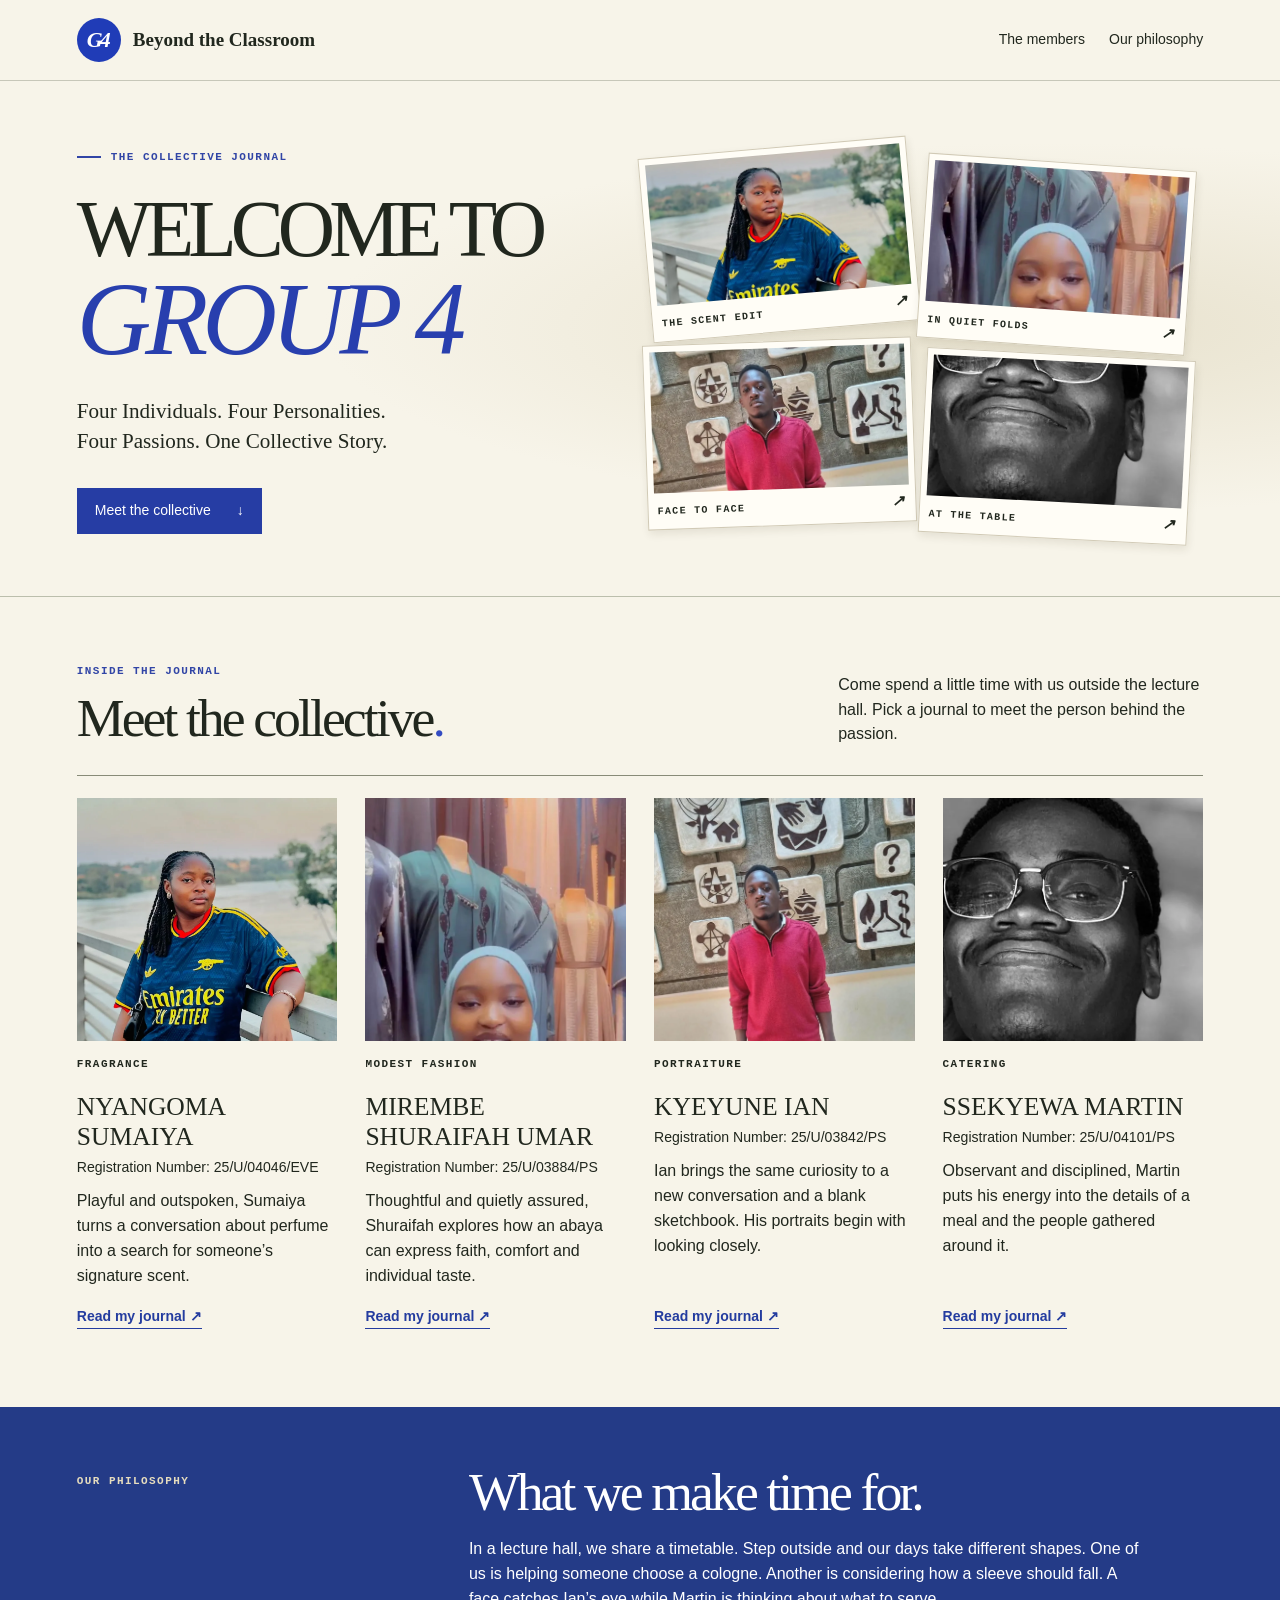
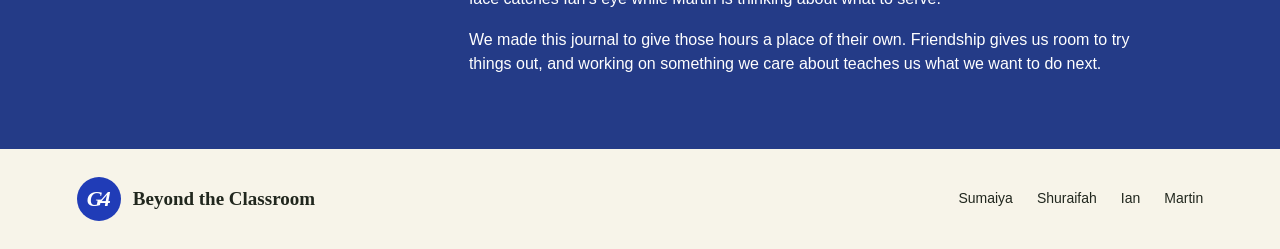
<file: index.html>
<!doctype html>
<html lang="en">
<head>
<meta charset="utf-8">
<meta name="viewport" content="width=device-width,initial-scale=1">
<meta name="description" content="Meet Sumaiya, Shuraifah, Ian and Martin, four university students sharing their worlds of fragrance, modest fashion, portraiture and catering.">
<title>Group 4 — Beyond the Classroom</title>
<link rel="stylesheet" href="css/collective.css">
<link rel="stylesheet" href="css/refinements.css">
</head>
<body><a class="skip" href="#main">Skip to content</a>
<header><a class="brand" href="index.html" aria-label="Group 4 home"><b>G4</b> Beyond the Classroom</a>
<nav aria-label="Main"><a href="#members">The members</a><a href="#philosophy">Our philosophy</a>
</nav>
</header>
<main id="main">
<section class="cover">
<div class="intro">
<p class="kicker"><span></span> The collective journal</p>
<h1>WELCOME TO<br><em>GROUP 4</em>
</h1>
<p class="standfirst">Four Individuals. Four Personalities.<br>Four Passions. One Collective Story.</p><a class="cta" href="#members">Meet the collective <span aria-hidden="true">↓</span></a>
</div>
<div class="artboard" aria-label="Illustrated covers of the four journals"><a class="print p0" href="sumayiya.html" aria-label="Explore Sumaiya’s Fragrance journal"><img src="images/photos/sumaiya-12.webp" alt=""><span>The scent edit <i>↗</i></span></a><a class="print p1" href="shuraifah.html" aria-label="Explore Shuraifah’s Modest fashion journal"><img src="images/photos/shuraifah-17.webp" alt=""><span>In quiet folds <i>↗</i></span></a><a class="print p2" href="ian.html" aria-label="Explore Ian’s Portraiture journal"><img src="images/photos/ian-16.webp" alt=""><span>Face to face <i>↗</i></span></a><a class="print p3" href="martin.html" aria-label="Explore Martin’s Catering journal"><img src="images/photos/martin-1.webp" alt=""><span>At the table <i>↗</i></span></a>
</div>
</section>
<section id="members">
<div class="heading">
<div>
<p class="kicker">Inside the journal</p>
<h2>Meet the collective<span>.</span>
</h2>
</div>
<p>Come spend a little time with us outside the lecture hall. Pick a journal to meet the person behind the passion.</p>
</div>
<div class="members">
<article>
<img loading="lazy" class="member-photo" src="images/photos/sumaiya-12.webp" alt="NYANGOMA SUMAIYA"><div class="label">Fragrance</div>
<h3>NYANGOMA SUMAIYA</h3><p class="registration">Registration Number: 25/U/04046/EVE</p>
<p>Playful and outspoken, Sumaiya turns a conversation about perfume into a search for someone’s signature scent.</p><a href="sumayiya.html">Read my journal <span>↗</span></a>
</article>
<article>
<img loading="lazy" class="member-photo" src="images/photos/shuraifah-17.webp" alt="MIREMBE SHURAIFAH UMAR"><div class="label">Modest fashion</div>
<h3>MIREMBE SHURAIFAH UMAR</h3><p class="registration">Registration Number: 25/U/03884/PS</p>
<p>Thoughtful and quietly assured, Shuraifah explores how an abaya can express faith, comfort and individual taste.</p><a href="shuraifah.html">Read my journal <span>↗</span></a>
</article>
<article>
<img loading="lazy" class="member-photo" src="images/photos/ian-16.webp" alt="KYEYUNE IAN"><div class="label">Portraiture</div>
<h3>KYEYUNE IAN</h3><p class="registration">Registration Number: 25/U/03842/PS</p>
<p>Ian brings the same curiosity to a new conversation and a blank sketchbook. His portraits begin with looking closely.</p><a href="ian.html">Read my journal <span>↗</span></a>
</article>
<article>
<img loading="lazy" class="member-photo" src="images/photos/martin-1.webp" alt="SSEKYEWA MARTIN"><div class="label">Catering</div>
<h3>SSEKYEWA MARTIN</h3><p class="registration">Registration Number: 25/U/04101/PS</p>
<p>Observant and disciplined, Martin puts his energy into the details of a meal and the people gathered around it.</p><a href="martin.html">Read my journal <span>↗</span></a>
</article>
</div>
</section>
<section id="philosophy">
<p class="kicker">Our philosophy</p>
<div>
<h2>What we make time for.</h2>
<p>In a lecture hall, we share a timetable. Step outside and our days take different shapes. One of us is helping someone choose a cologne. Another is considering how a sleeve should fall. A face catches Ian’s eye while Martin is thinking about what to serve.</p>
<p>We made this journal to give those hours a place of their own. Friendship gives us room to try things out, and working on something we care about teaches us what we want to do next.</p>
</div>
</section>
</main>
<footer><a class="brand" href="index.html"><b>G4</b> Beyond the Classroom</a>
<nav aria-label="Member journals"><a href="sumayiya.html">Sumaiya</a><a href="shuraifah.html">Shuraifah</a><a href="ian.html">Ian</a><a href="martin.html">Martin</a>
</nav>
</footer>
</body>
</html>
</file>
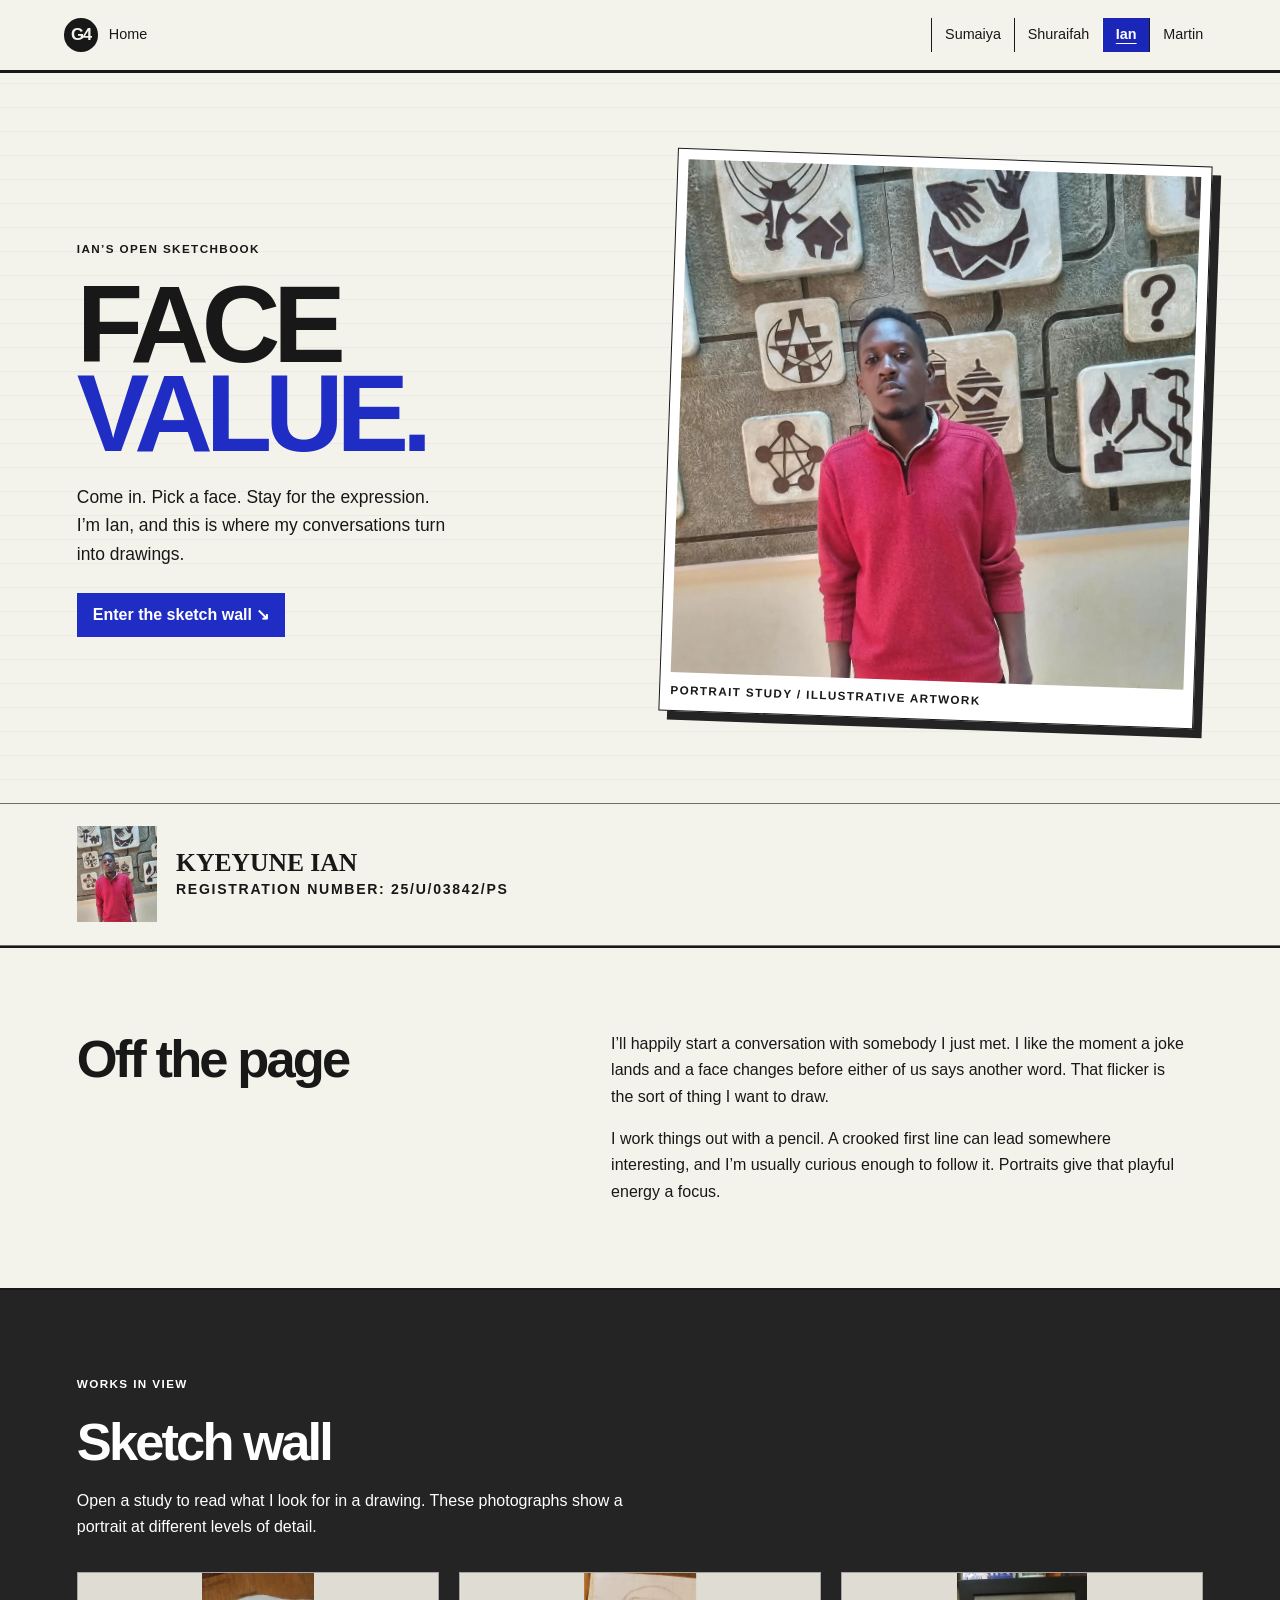
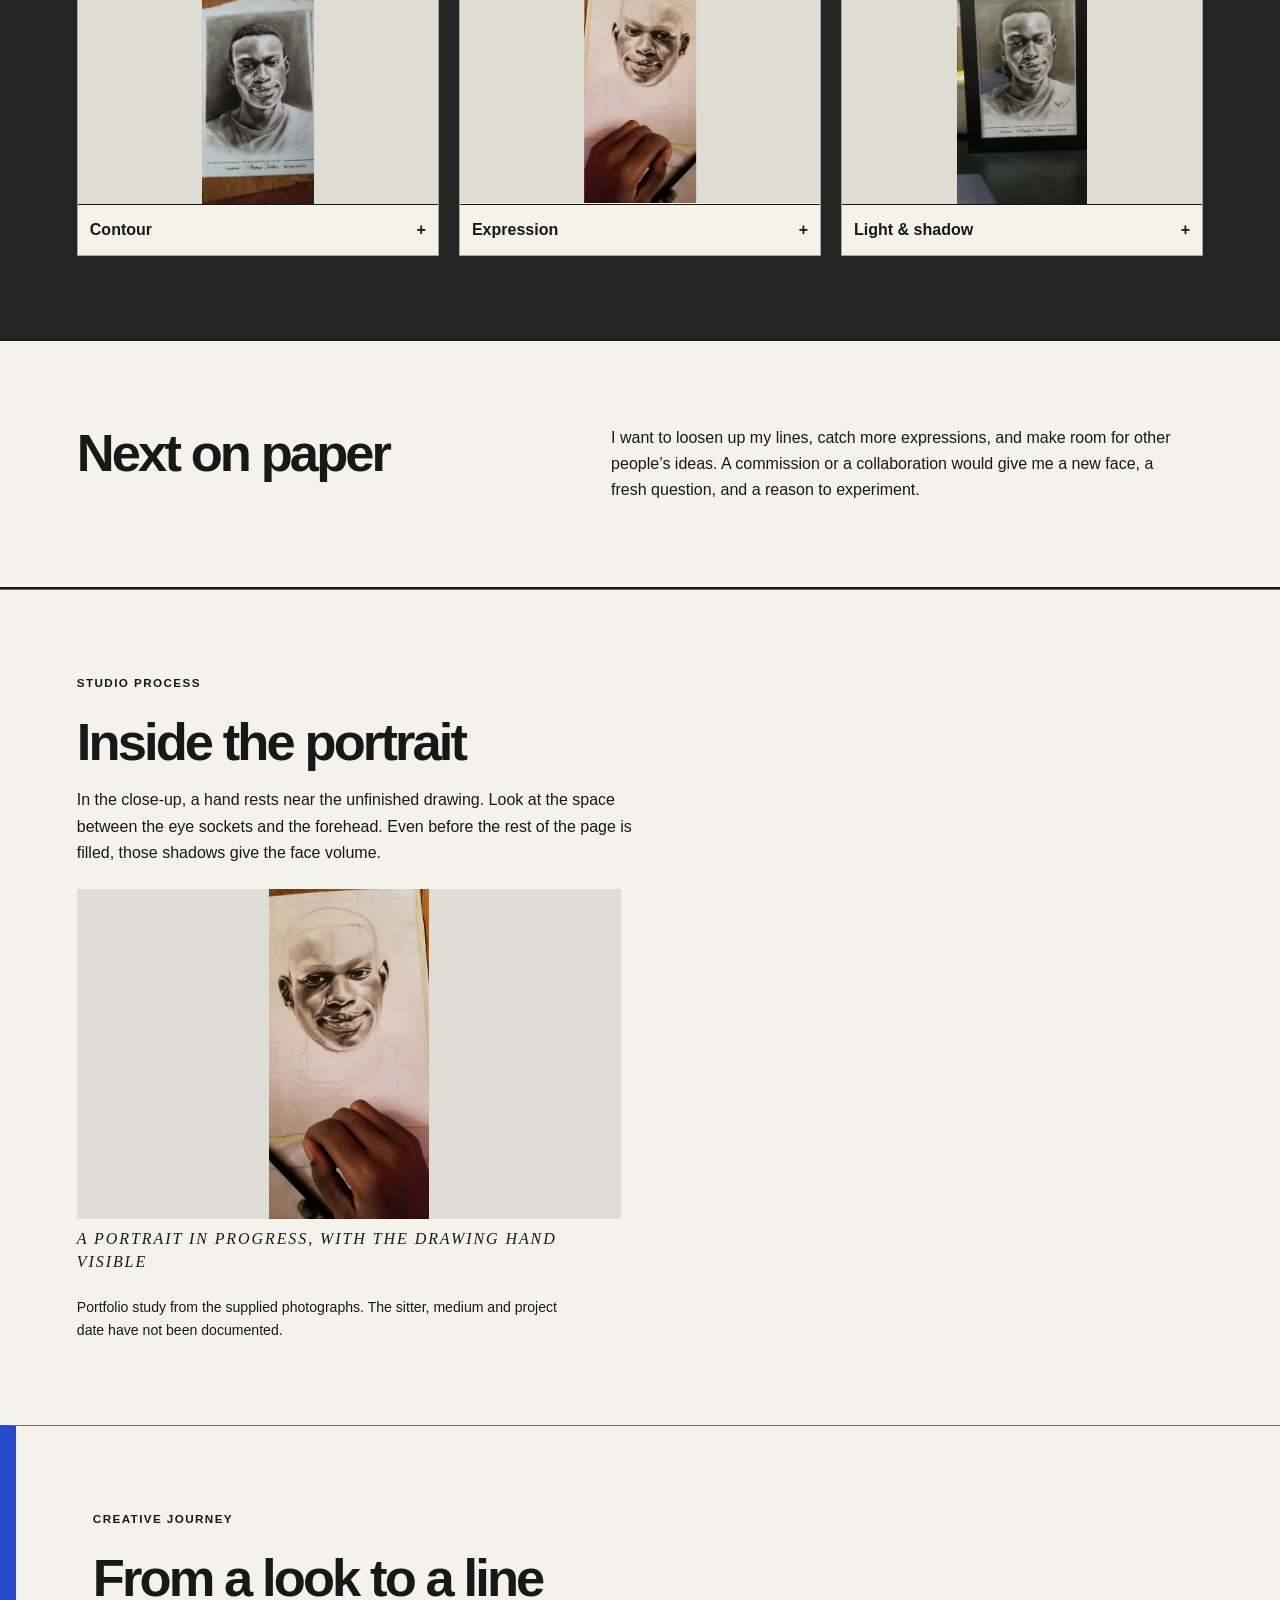
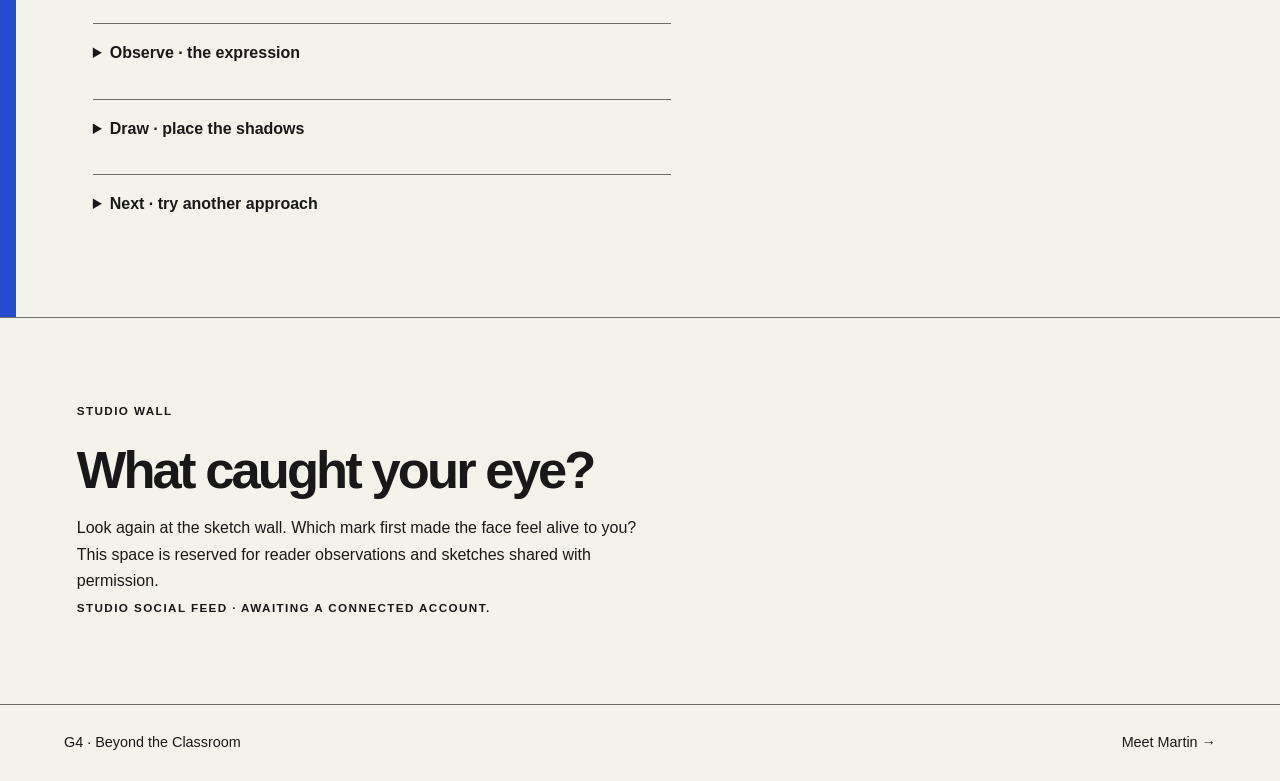
<file: ian.html>
<!doctype html>
<html lang="en">
<head>
<meta charset="utf-8">
<meta name="viewport" content="width=device-width, initial-scale=1">
<title>Ian · Open Sketchbook | Group 4</title>
<meta name="description" content="Visit Ian’s sketch wall and discover his love for portraiture, drawing, and collaboration.">
<link rel="stylesheet" href="css/profiles.css">

<link rel="stylesheet" href="css/refinements.css">
</head>
<body class="ian">
<a class="skip" href="#main">Skip to content</a>
<nav aria-label="Group navigation">
<a class="home" href="index.html">
<b>G4</b> Home</a>
<div>
<a href="sumayiya.html">Sumaiya</a>
<a href="shuraifah.html">Shuraifah</a>
<a aria-current="page" href="ian.html">Ian</a>
<a href="martin.html">Martin</a>
</div>
</nav>
<main id="main">
<header class="studio mast">
<div class="hero-copy">
<span class="eyebrow">Ian’s open sketchbook</span>
<h1>Face<br>
<em>value.</em>
</h1>
<p>Come in. Pick a face. Stay for the expression. I’m Ian, and this is where my conversations turn into drawings.</p>
<a class="jump" href="#gallery">Enter the sketch wall ↘</a>
</div>
<figure>
<img class="art" src="images/photos/ian-16.webp" alt="Illustrated portrait study with drawn lines and shading" width="640" height="720">
<figcaption>Portrait study / illustrative artwork</figcaption>
</figure>
</header>
<div class="identity"><a href="images/photos/ian-16.webp" aria-label="Open portrait of KYEYUNE IAN"><img src="images/photos/ian-16.webp" alt="KYEYUNE IAN"></a><div><strong>KYEYUNE IAN</strong><small>Registration Number: 25/U/03842/PS</small></div></div>
<section class="studio-notes">
<h2>Off the page</h2>
<div>
<p>I’ll happily start a conversation with somebody I just met. I like the moment a joke lands and a face changes before either of us says another word. That flicker is the sort of thing I want to draw.</p>
<p>I work things out with a pencil. A crooked first line can lead somewhere interesting, and I’m usually curious enough to follow it. Portraits give that playful energy a focus.</p>
</div>
</section>
<section id="gallery" class="gallery">
<span class="eyebrow">Works in view</span>
<h2>Sketch wall</h2>
<p>Open a study to read what I look for in a drawing. These photographs show a portrait at different levels of detail.</p>
<div class="sketches">
<details>
<summary>
<img src="images/photos/ian-13.webp" alt="Shaded portrait on paper" class="crop c0">
<span>Contour <b aria-hidden="true">+</b>
</span>
</summary>
<p>I follow the outer edge before adding detail. A single change of angle can give a profile its character.</p>
</details>
<details>
<summary>
<img src="images/photos/ian-14.webp" alt="Drawing hand below a developing portrait" class="crop c1">
<span>Expression <b aria-hidden="true">+</b>
</span>
</summary>
<p>I look for the small lift of a brow or the tilt of a mouth. That’s often where the energy sits.</p>
</details>
<details>
<summary>
<img src="images/photos/ian-15.webp" alt="Framed view of the portrait" class="crop c2">
<span>Light & shadow <b aria-hidden="true">+</b>
</span>
</summary>
<p>I squint at the big shapes first. Light across a cheek can describe the face with very few lines.</p>
</details>
</div>
</section>
<section class="studio-notes">
<h2>Next on paper</h2>
<p>I want to loosen up my lines, catch more expressions, and make room for other people’s ideas. A commission or a collaboration would give me a new face, a fresh question, and a reason to experiment.</p>
</section>
<section class="fieldnotes"><span class="eyebrow">Studio process</span>
<h2>Inside the portrait</h2><p>In the close-up, a hand rests near the unfinished drawing. Look at the space between the eye sockets and the forehead. Even before the rest of the page is filled, those shadows give the face volume.</p>
<figure><a href="images/photos/ian-14.webp" aria-label="View full photograph: A portrait in progress, with the drawing hand visible"><img loading="lazy" src="images/photos/ian-14.webp" alt="A portrait in progress, with the drawing hand visible"></a>
<figcaption>A portrait in progress, with the drawing hand visible</figcaption>
</figure><p class="caption-note">Portfolio study from the supplied photographs. The sitter, medium and project date have not been documented.</p>
</section>
<section class="fieldnotes"><span class="eyebrow">Creative journey</span>
<h2>From a look to a line</h2>
<details class="journal-note">
<summary>Observe · the expression</summary><p>I look for the detail that makes a face feel particular. A tilt of the head can say more than a carefully drawn outline.</p>
</details>
<details class="journal-note">
<summary>Draw · place the shadows</summary><p>I want a few strong marks to carry the expression. Looking between the photograph and the drawing helps me decide where to soften an edge.</p>
</details>
<details class="journal-note">
<summary>Next · try another approach</summary><p>My aim is to let more movement into my lines while keeping the sitter recognisable.</p>
</details>
</section>
<section class="fieldnotes"><span class="eyebrow">Studio wall</span>
<h2>What caught your eye?</h2><p>Look again at the sketch wall. Which mark first made the face feel alive to you? This space is reserved for reader observations and sketches shared with permission.</p><small>Studio social feed · awaiting a connected account.</small>
</section>
</main>
<footer>
<a href="index.html">G4 · Beyond the Classroom</a>
<a href="martin.html">Meet Martin →</a>
</footer>
</body>
</html>
</file>
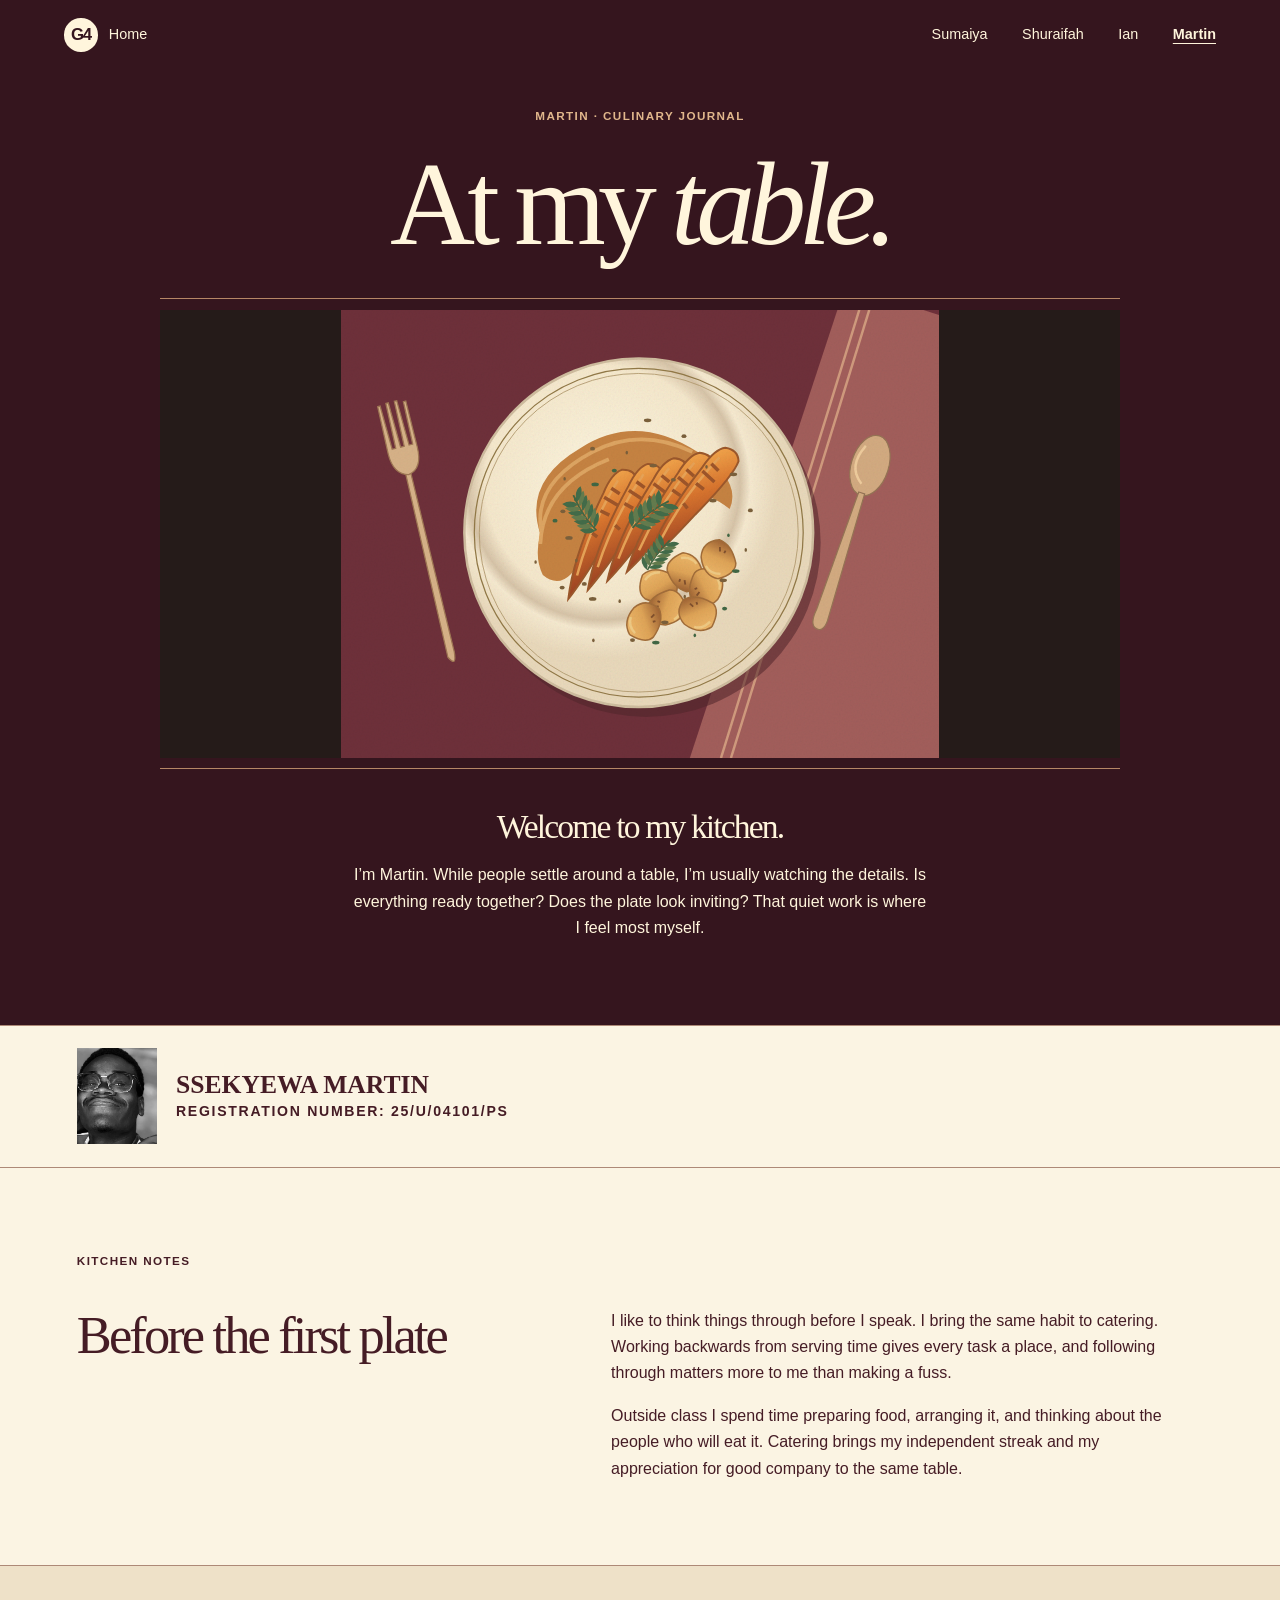
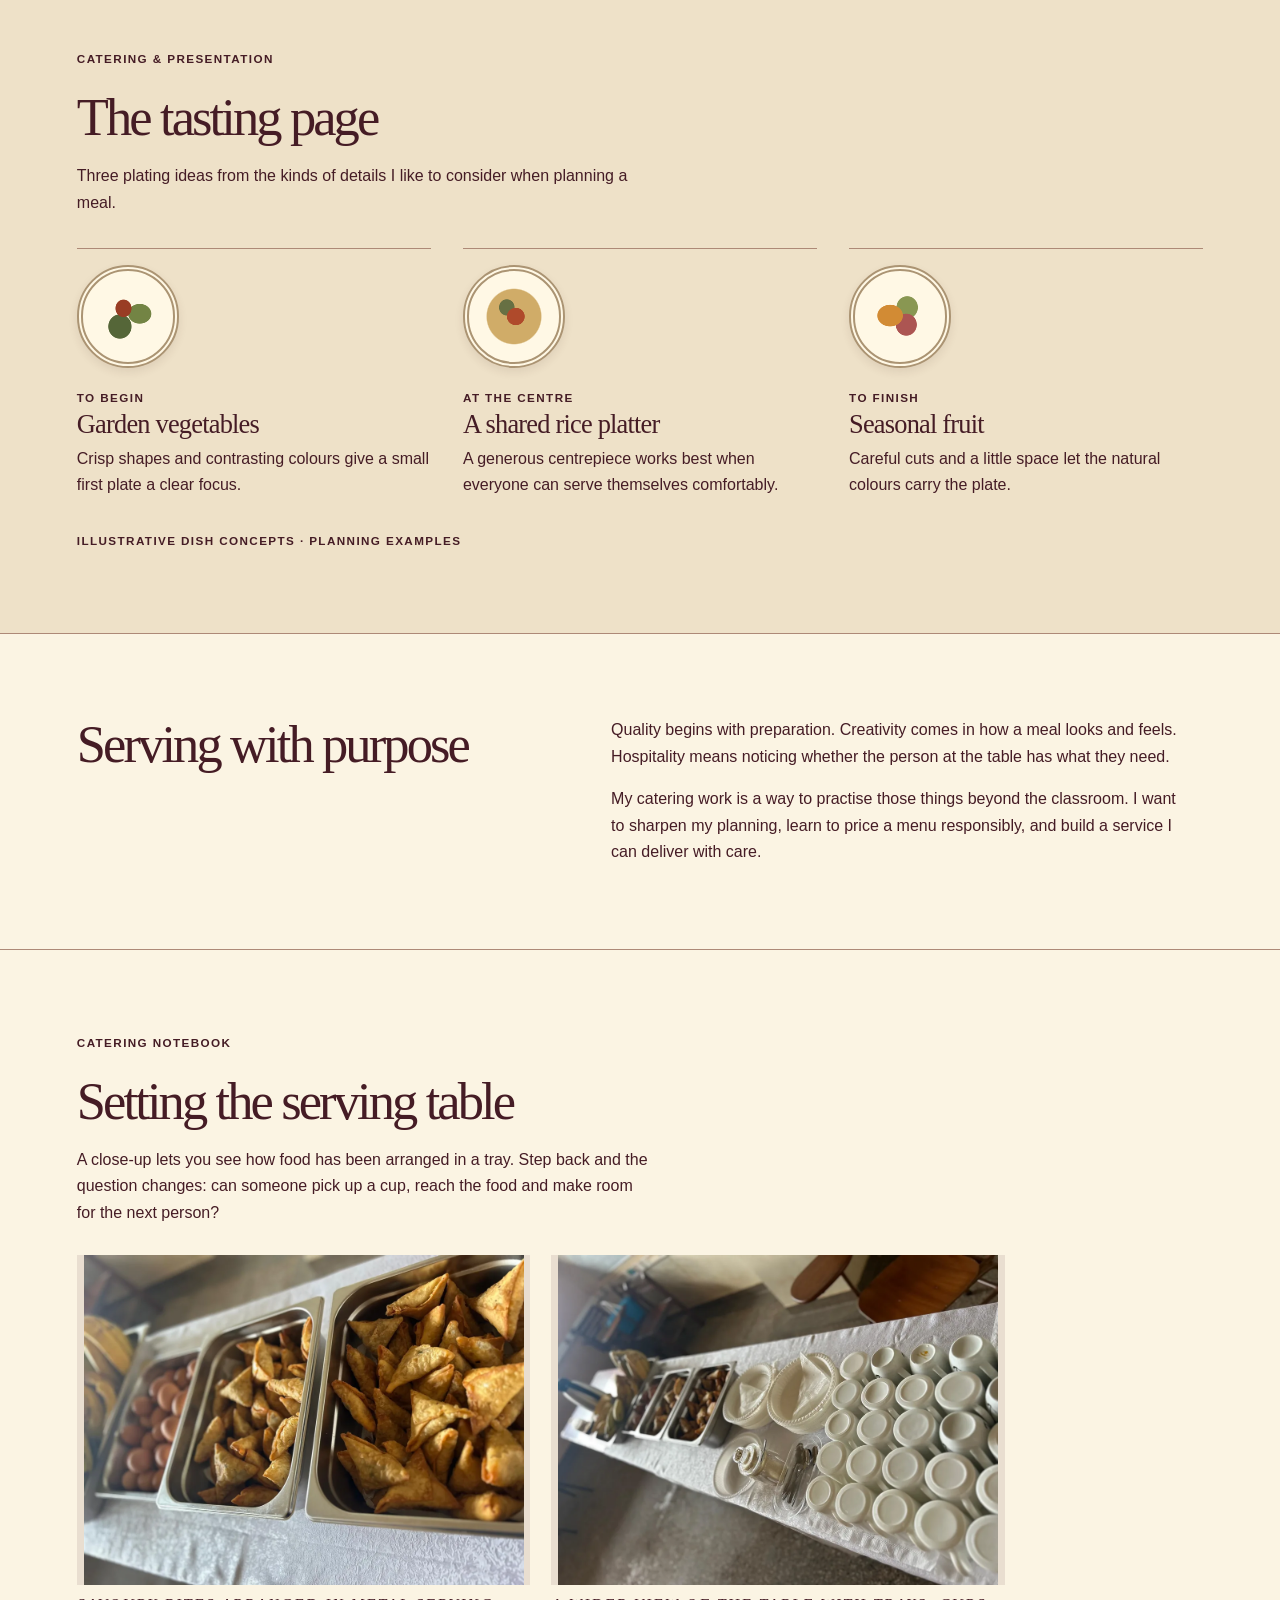
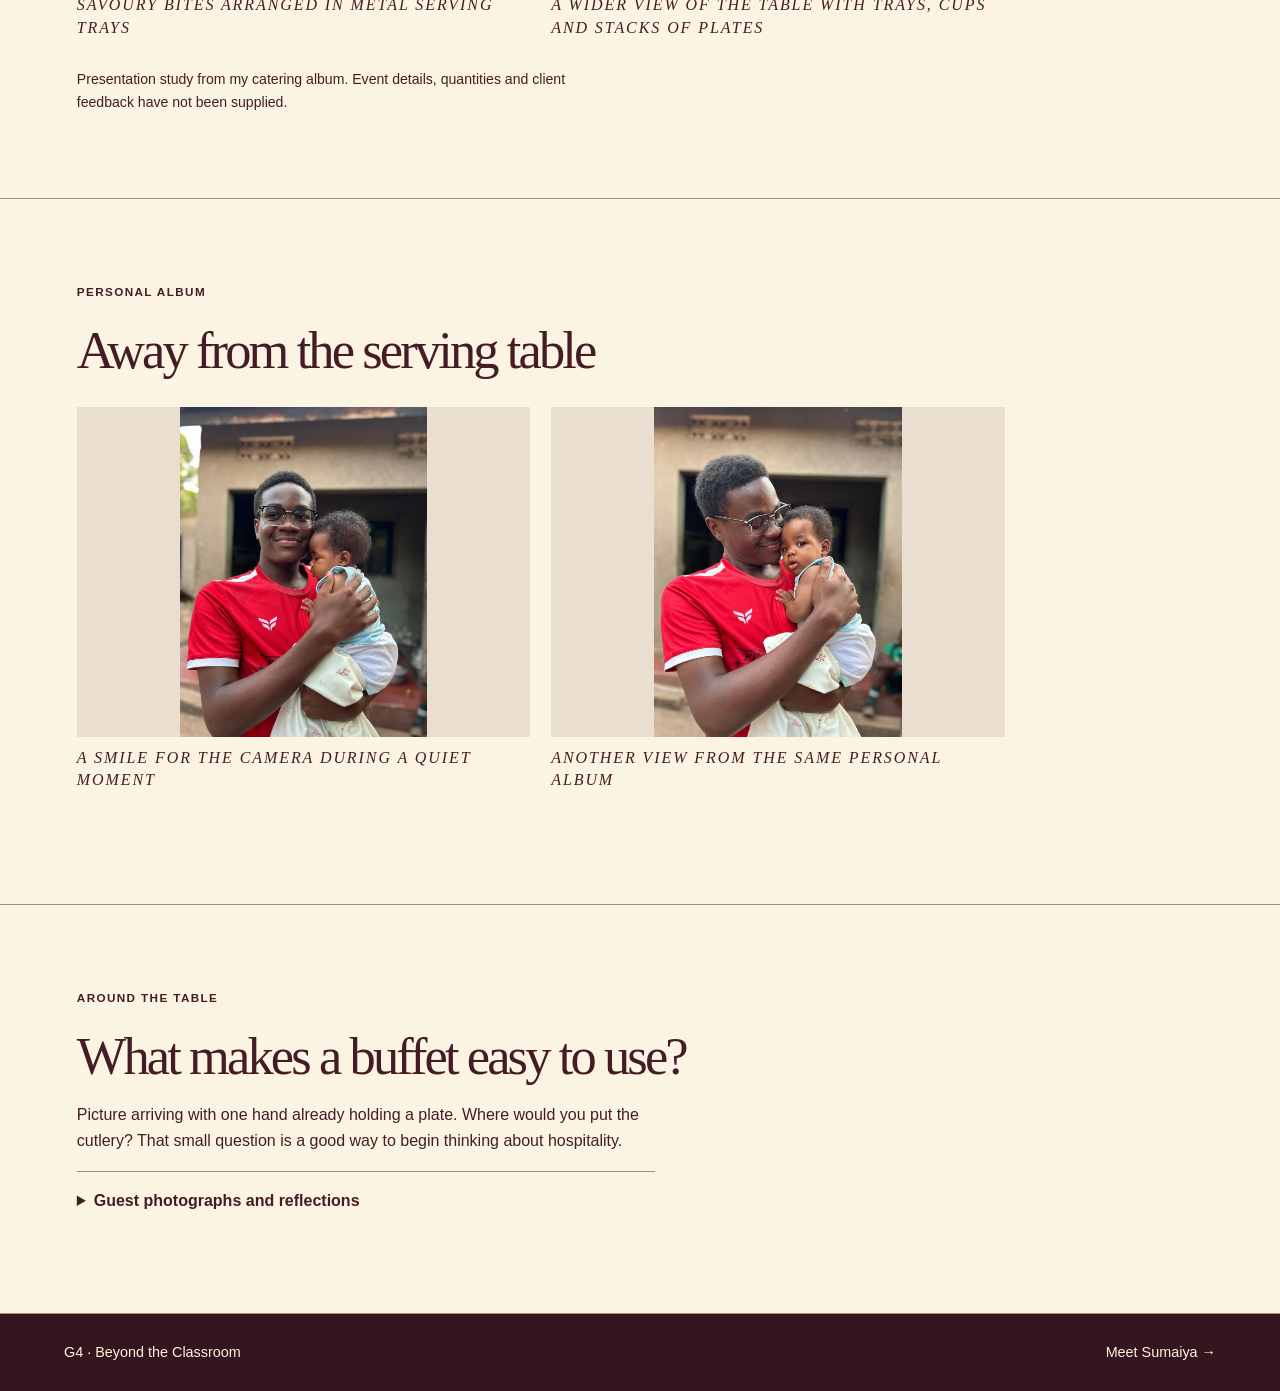
<file: martin.html>
<!doctype html>
<html lang="en">
<head>
<meta charset="utf-8">
<meta name="viewport" content="width=device-width, initial-scale=1">
<title>Martin · Culinary Journal | Group 4</title>
<meta name="description" content="Step inside Martin’s culinary journal for catering, hospitality, and creative plating ideas.">
<link rel="stylesheet" href="css/profiles.css">

<link rel="stylesheet" href="css/refinements.css">
</head>
<body class="martin">
<a class="skip" href="#main">Skip to content</a>
<nav aria-label="Group navigation">
<a class="home" href="index.html">
<b>G4</b> Home</a>
<div>
<a href="sumayiya.html">Sumaiya</a>
<a href="shuraifah.html">Shuraifah</a>
<a href="ian.html">Ian</a>
<a aria-current="page" href="martin.html">Martin</a>
</div>
</nav>
<main id="main">
<header class="kitchen mast">
<span class="eyebrow">Martin · Culinary journal</span>
<h1>At my <em>table.</em>
</h1>
<figure>
<img class="art" src="images/martin.svg" alt="Culinary illustration of a carefully plated dish" width="640" height="720">
</figure>
<div class="kitchen-intro">
<h2>Welcome to my kitchen.</h2>
<p>I’m Martin. While people settle around a table, I’m usually watching the details. Is everything ready together? Does the plate look inviting? That quiet work is where I feel most myself.</p>
</div>
</header>
<div class="identity"><a href="images/photos/martin-1.webp" aria-label="Open portrait of SSEKYEWA MARTIN"><img src="images/photos/martin-1.webp" alt="SSEKYEWA MARTIN"></a><div><strong>SSEKYEWA MARTIN</strong><small>Registration Number: 25/U/04101/PS</small></div></div>
<section class="kitchen-story">
<span class="eyebrow">Kitchen notes</span>
<h2>Before the first plate</h2>
<div>
<p>I like to think things through before I speak. I bring the same habit to catering. Working backwards from serving time gives every task a place, and following through matters more to me than making a fuss.</p>
<p>Outside class I spend time preparing food, arranging it, and thinking about the people who will eat it. Catering brings my independent streak and my appreciation for good company to the same table.</p>
</div>
</section>
<section id="menu" class="menu">
<span class="eyebrow">Catering &amp; presentation</span>
<h2>The tasting page</h2>
<p>Three plating ideas from the kinds of details I like to consider when planning a meal.</p>
<div class="courses">
<article>
<i class="plate plate0" aria-hidden="true">
</i>
<div>
<small>To begin</small>
<h3>Garden vegetables</h3>
<p>Crisp shapes and contrasting colours give a small first plate a clear focus.</p>
</div>
</article>
<article>
<i class="plate plate1" aria-hidden="true">
</i>
<div>
<small>At the centre</small>
<h3>A shared rice platter</h3>
<p>A generous centrepiece works best when everyone can serve themselves comfortably.</p>
</div>
</article>
<article>
<i class="plate plate2" aria-hidden="true">
</i>
<div>
<small>To finish</small>
<h3>Seasonal fruit</h3>
<p>Careful cuts and a little space let the natural colours carry the plate.</p>
</div>
</article>
</div>
<small>Illustrative dish concepts · planning examples</small>
</section>
<section class="kitchen-story">
<h2>Serving with purpose</h2>
<div>
<p>Quality begins with preparation. Creativity comes in how a meal looks and feels. Hospitality means noticing whether the person at the table has what they need.</p>
<p>My catering work is a way to practise those things beyond the classroom. I want to sharpen my planning, learn to price a menu responsibly, and build a service I can deliver with care.</p>
</div>
</section>
<section class="fieldnotes"><span class="eyebrow">Catering notebook</span>
<h2>Setting the serving table</h2><p>A close-up lets you see how food has been arranged in a tray. Step back and the question changes: can someone pick up a cup, reach the food and make room for the next person?</p><div class="photo-grid">
<figure><a href="images/photos/martin-3.webp" aria-label="View full photograph: Savoury bites arranged in metal serving trays"><img loading="lazy" src="images/photos/martin-3.webp" alt="Savoury bites arranged in metal serving trays"></a>
<figcaption>Savoury bites arranged in metal serving trays</figcaption>
</figure>
<figure><a href="images/photos/martin-4.webp" aria-label="View full photograph: A wider view of the table with trays, cups and stacks of plates"><img loading="lazy" src="images/photos/martin-4.webp" alt="A wider view of the table with trays, cups and stacks of plates"></a>
<figcaption>A wider view of the table with trays, cups and stacks of plates</figcaption>
</figure></div><p class="caption-note">Presentation study from my catering album. Event details, quantities and client feedback have not been supplied.</p>
</section>
<section class="fieldnotes"><span class="eyebrow">Personal album</span>
<h2>Away from the serving table</h2><div class="photo-grid">
<figure><a href="images/photos/martin-2.webp" aria-label="View full photograph: A smile for the camera during a quiet moment"><img loading="lazy" src="images/photos/martin-2.webp" alt="A smile for the camera during a quiet moment"></a>
<figcaption>A smile for the camera during a quiet moment</figcaption>
</figure>
<figure><a href="images/photos/martin-5.webp" aria-label="View full photograph: Another view from the same personal album"><img loading="lazy" src="images/photos/martin-5.webp" alt="Another view from the same personal album"></a>
<figcaption>Another view from the same personal album</figcaption>
</figure></div>
</section>
<section class="fieldnotes"><span class="eyebrow">Around the table</span>
<h2>What makes a buffet easy to use?</h2><p>Picture arriving with one hand already holding a plate. Where would you put the cutlery? That small question is a good way to begin thinking about hospitality.</p>
<details class="journal-note">
<summary>Guest photographs and reflections</summary><p>This space is ready for guest photographs and genuine feedback from catering events, once contributors give permission.</p>
</details>
</section>
</main>
<footer>
<a href="index.html">G4 · Beyond the Classroom</a>
<a href="sumayiya.html">Meet Sumaiya →</a>
</footer>
</body>
</html>
</file>
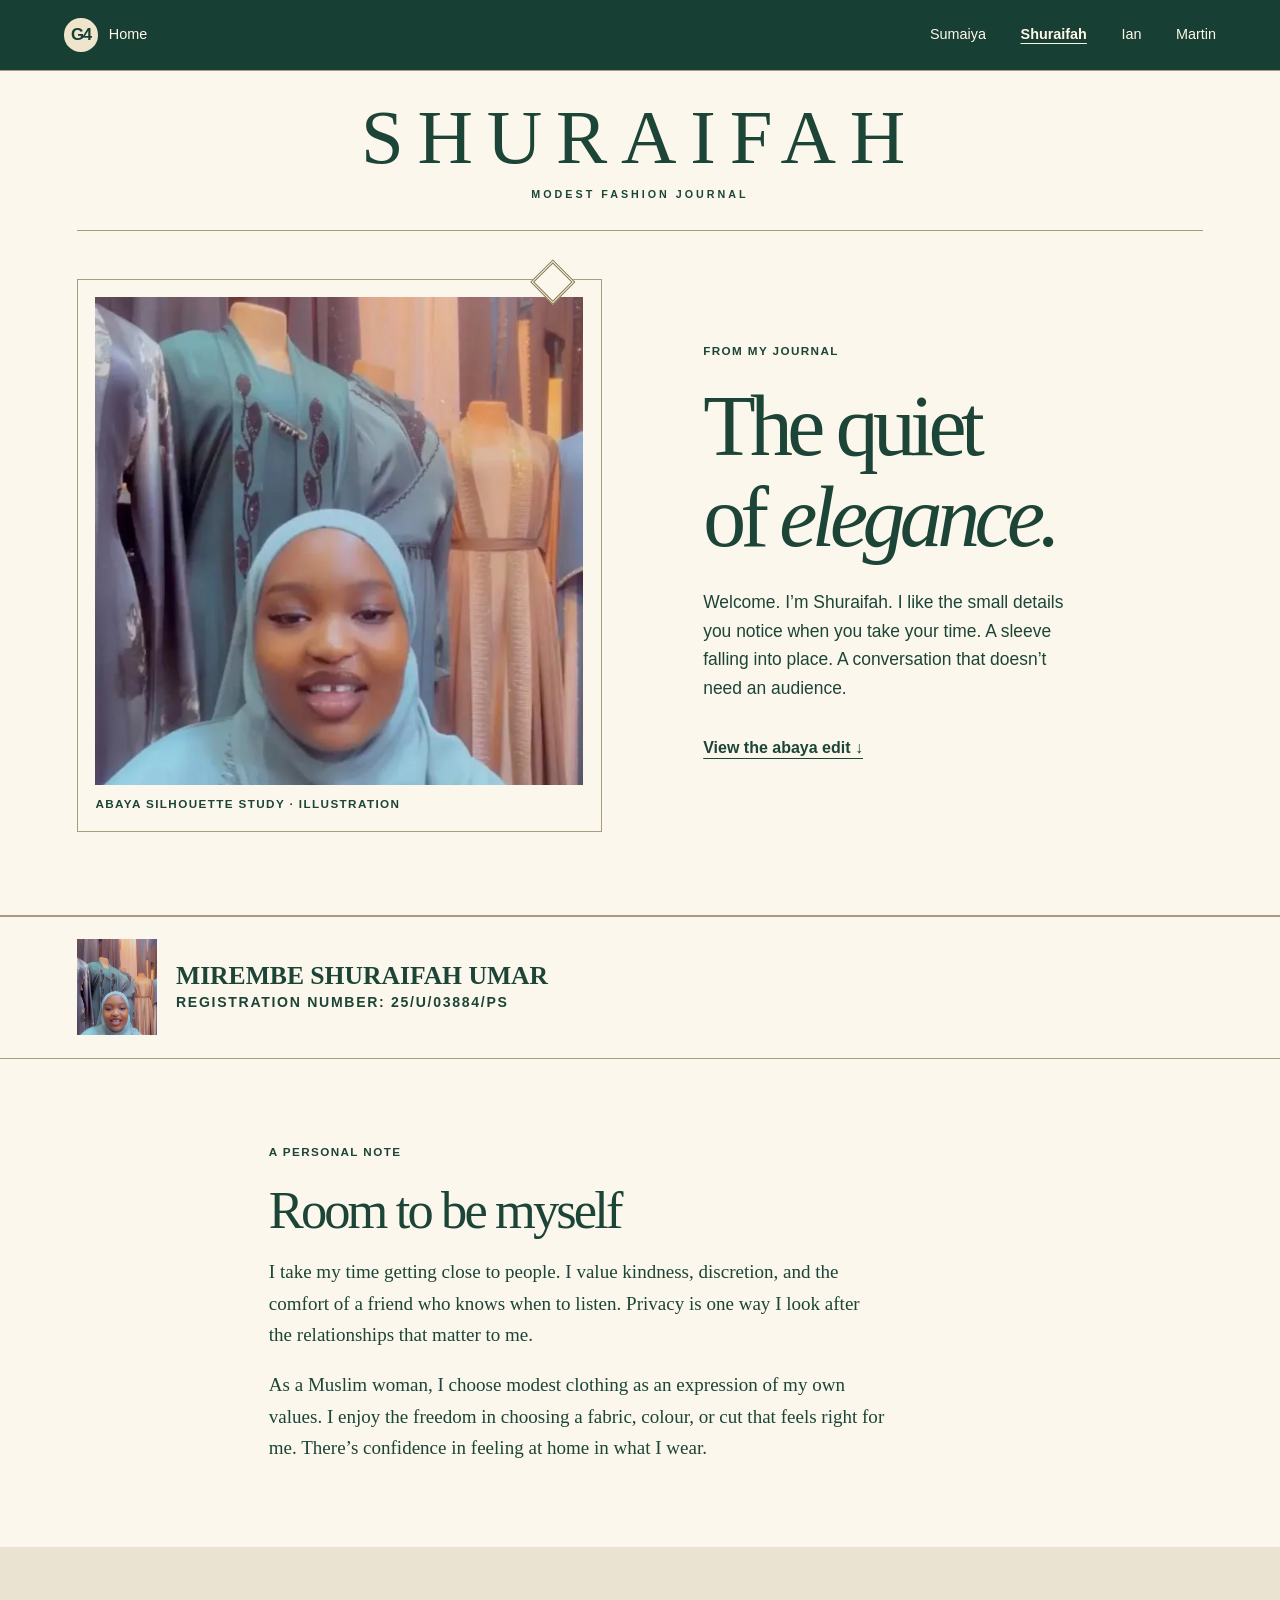
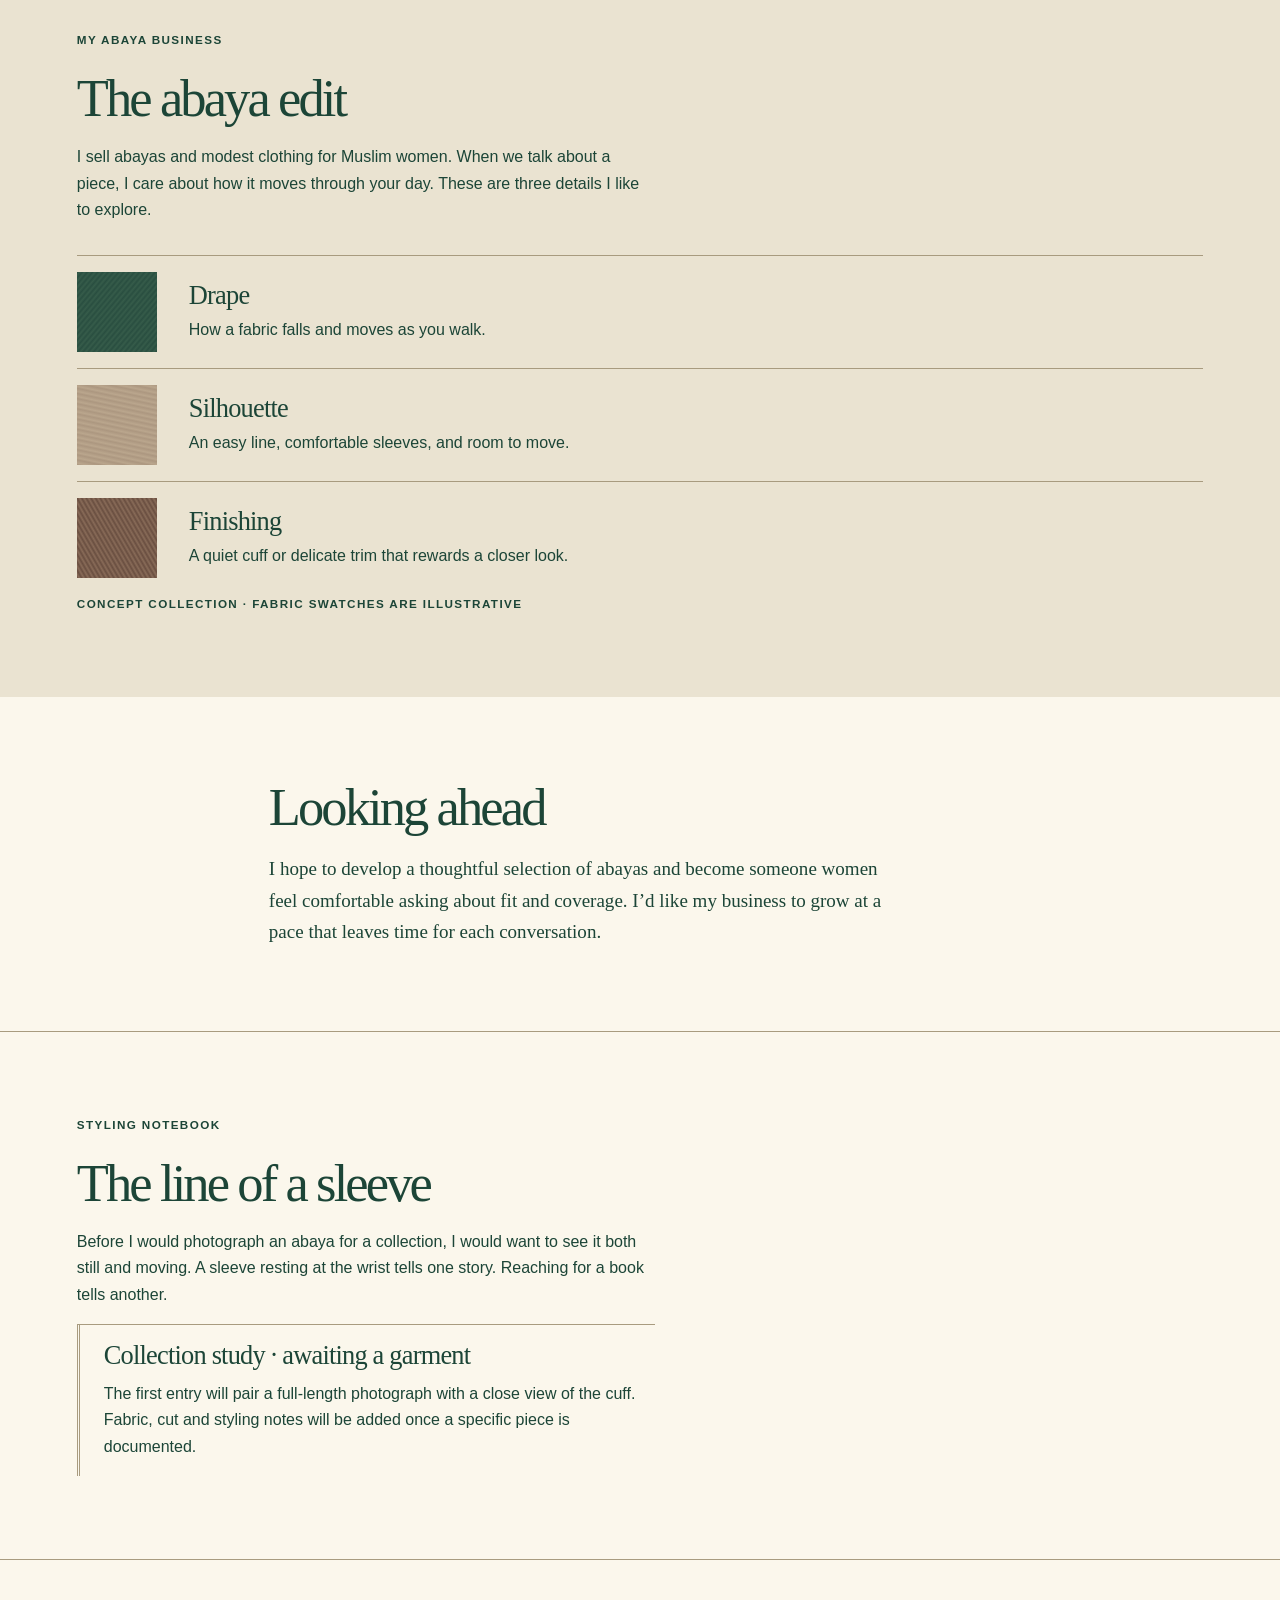
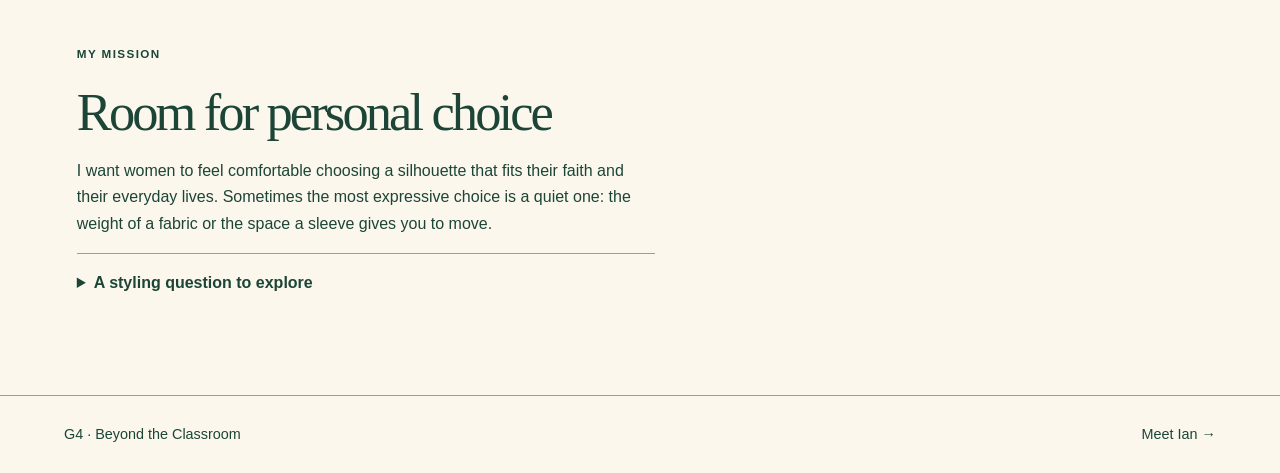
<file: shuraifah.html>
<!doctype html>
<html lang="en">
<head>
<meta charset="utf-8">
<meta name="viewport" content="width=device-width, initial-scale=1">
<title>Shuraifah · Modest Fashion Journal | Group 4</title>
<meta name="description" content="Read Shuraifah’s personal journal on modest fashion, her abaya business, and confidence.">
<link rel="stylesheet" href="css/profiles.css">

<link rel="stylesheet" href="css/refinements.css">
</head>
<body class="shuraifah">
<a class="skip" href="#main">Skip to content</a>
<nav aria-label="Group navigation">
<a class="home" href="index.html">
<b>G4</b> Home</a>
<div>
<a href="sumayiya.html">Sumaiya</a>
<a aria-current="page" href="shuraifah.html">Shuraifah</a>
<a href="ian.html">Ian</a>
<a href="martin.html">Martin</a>
</div>
</nav>
<main id="main">
<header class="fashion mast">
<div class="atelier-label">SHURAIFAH <span>Modest fashion journal</span>
</div>
<div class="fashion-grid">
<figure>
<img class="art" src="images/photos/shuraifah-17.webp" alt="Fashion illustration exploring the silhouette of an abaya" width="640" height="720">
<figcaption>Abaya silhouette study · illustration</figcaption>
</figure>
<div class="hero-copy">
<span class="eyebrow">From my journal</span>
<h1>The quiet<br>of <em>elegance.</em>
</h1>
<p>Welcome. I’m Shuraifah. I like the small details you notice when you take your time. A sleeve falling into place. A conversation that doesn’t need an audience.</p>
<a class="jump" href="#collection">View the abaya edit ↓</a>
</div>
</div>
</header>
<div class="identity"><a href="images/photos/shuraifah-17.webp" aria-label="Open portrait of MIREMBE SHURAIFAH UMAR"><img src="images/photos/shuraifah-17.webp" alt="MIREMBE SHURAIFAH UMAR"></a><div><strong>MIREMBE SHURAIFAH UMAR</strong><small>Registration Number: 25/U/03884/PS</small></div></div>
<section class="letter">
<span class="eyebrow">A personal note</span>
<h2>Room to be myself</h2>
<p>I take my time getting close to people. I value kindness, discretion, and the comfort of a friend who knows when to listen. Privacy is one way I look after the relationships that matter to me.</p>
<p>As a Muslim woman, I choose modest clothing as an expression of my own values. I enjoy the freedom in choosing a fabric, colour, or cut that feels right for me. There’s confidence in feeling at home in what I wear.</p>
</section>
<section class="fashion-edit" id="collection">
<span class="eyebrow">My abaya business</span>
<h2>The abaya edit</h2>
<p>I sell abayas and modest clothing for Muslim women. When we talk about a piece, I care about how it moves through your day. These are three details I like to explore.</p>
<div class="swatches">
<article>
<i class="swatch s0" aria-hidden="true">
</i>
<div>
<h3>Drape</h3>
<p>How a fabric falls and moves as you walk.</p>
</div>
</article>
<article>
<i class="swatch s1" aria-hidden="true">
</i>
<div>
<h3>Silhouette</h3>
<p>An easy line, comfortable sleeves, and room to move.</p>
</div>
</article>
<article>
<i class="swatch s2" aria-hidden="true">
</i>
<div>
<h3>Finishing</h3>
<p>A quiet cuff or delicate trim that rewards a closer look.</p>
</div>
</article>
</div>
<small>Concept collection · fabric swatches are illustrative</small>
</section>
<section class="letter">
<h2>Looking ahead</h2>
<p>I hope to develop a thoughtful selection of abayas and become someone women feel comfortable asking about fit and coverage. I’d like my business to grow at a pace that leaves time for each conversation.</p>
</section>
<section class="fieldnotes"><span class="eyebrow">Styling notebook</span>
<h2>The line of a sleeve</h2><p>Before I would photograph an abaya for a collection, I would want to see it both still and moving. A sleeve resting at the wrist tells one story. Reaching for a book tells another.</p><div class="study"><h3>Collection study · awaiting a garment</h3><p>The first entry will pair a full-length photograph with a close view of the cuff. Fabric, cut and styling notes will be added once a specific piece is documented.</p></div>
</section>
<section class="fieldnotes"><span class="eyebrow">My mission</span>
<h2>Room for personal choice</h2><p>I want women to feel comfortable choosing a silhouette that fits their faith and their everyday lives. Sometimes the most expressive choice is a quiet one: the weight of a fabric or the space a sleeve gives you to move.</p>
<details class="journal-note">
<summary>A styling question to explore</summary><p>How would you style one abaya for two different days? This is an editorial prompt for a future reader styling feature. Shared looks and customer reflections will appear with permission.</p>
</details>
</section>
</main>
<footer>
<a href="index.html">G4 · Beyond the Classroom</a>
<a href="ian.html">Meet Ian →</a>
</footer>
</body>
</html>
</file>
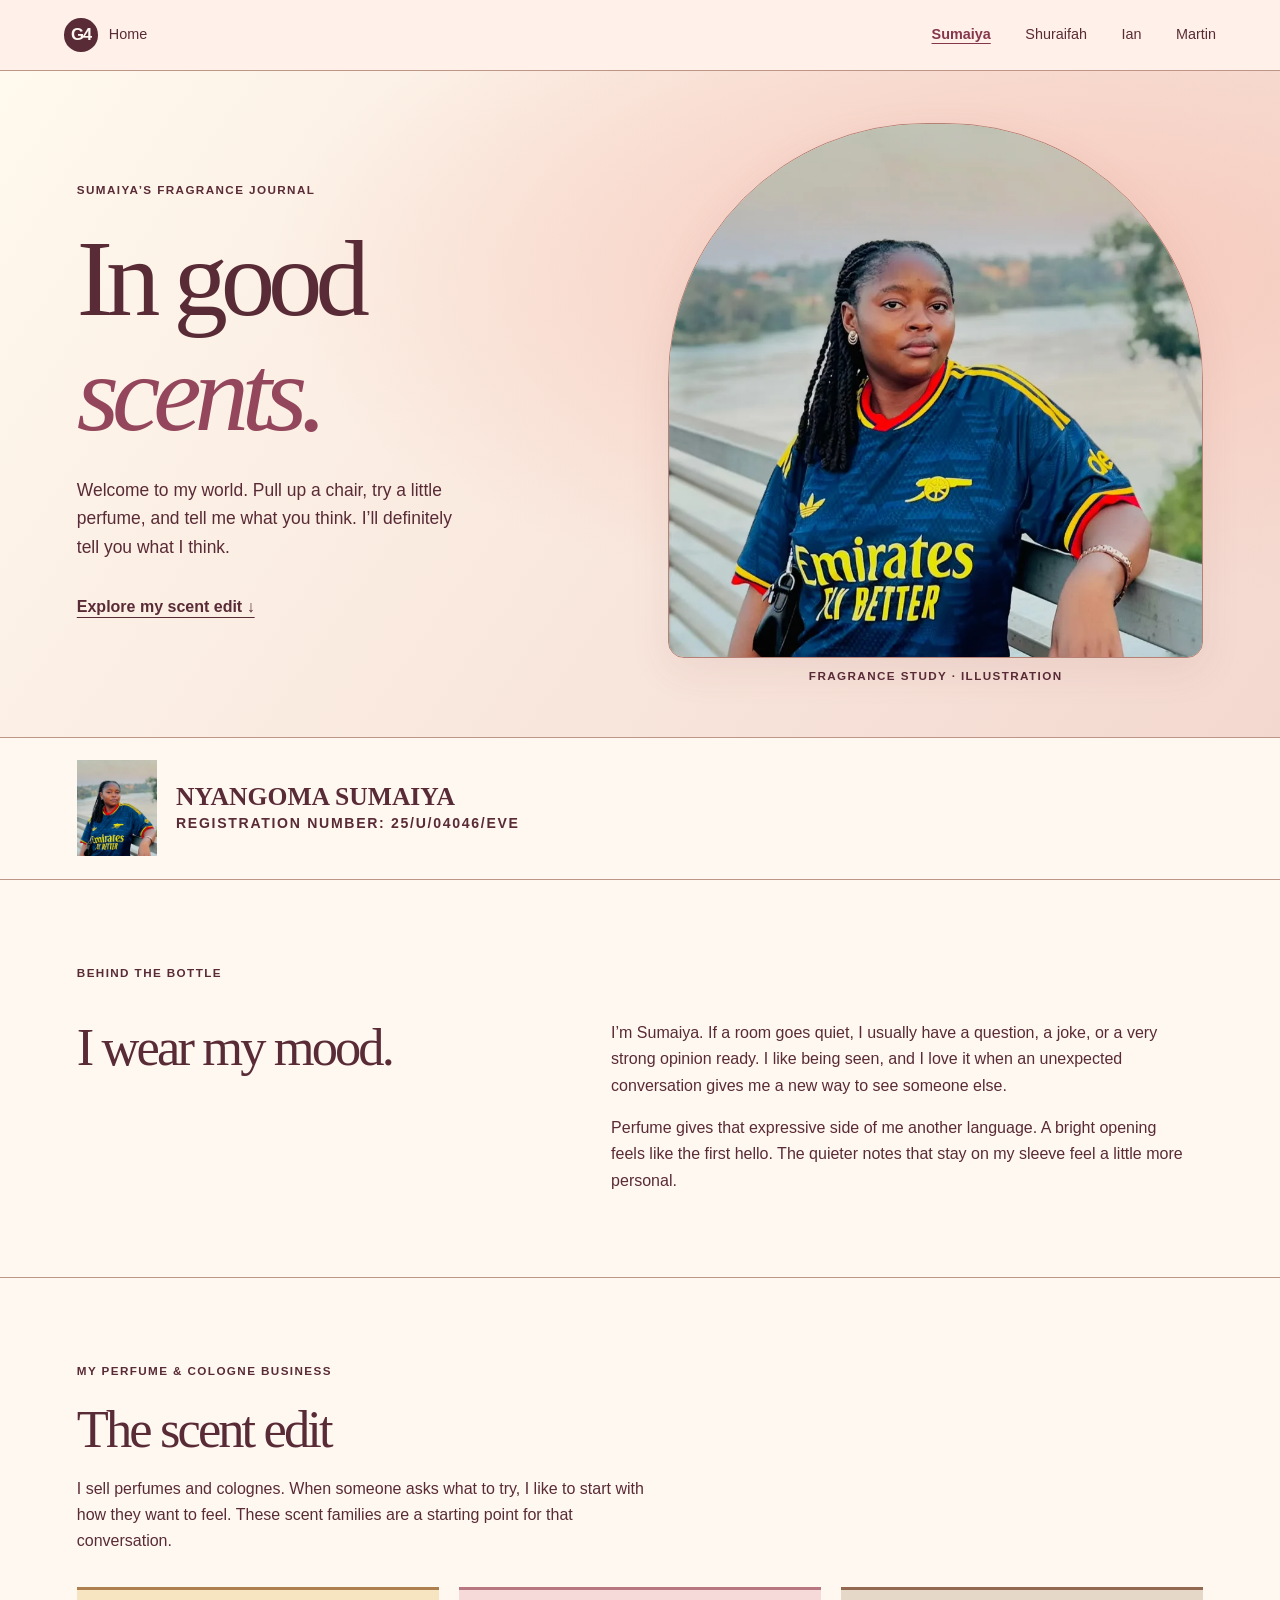
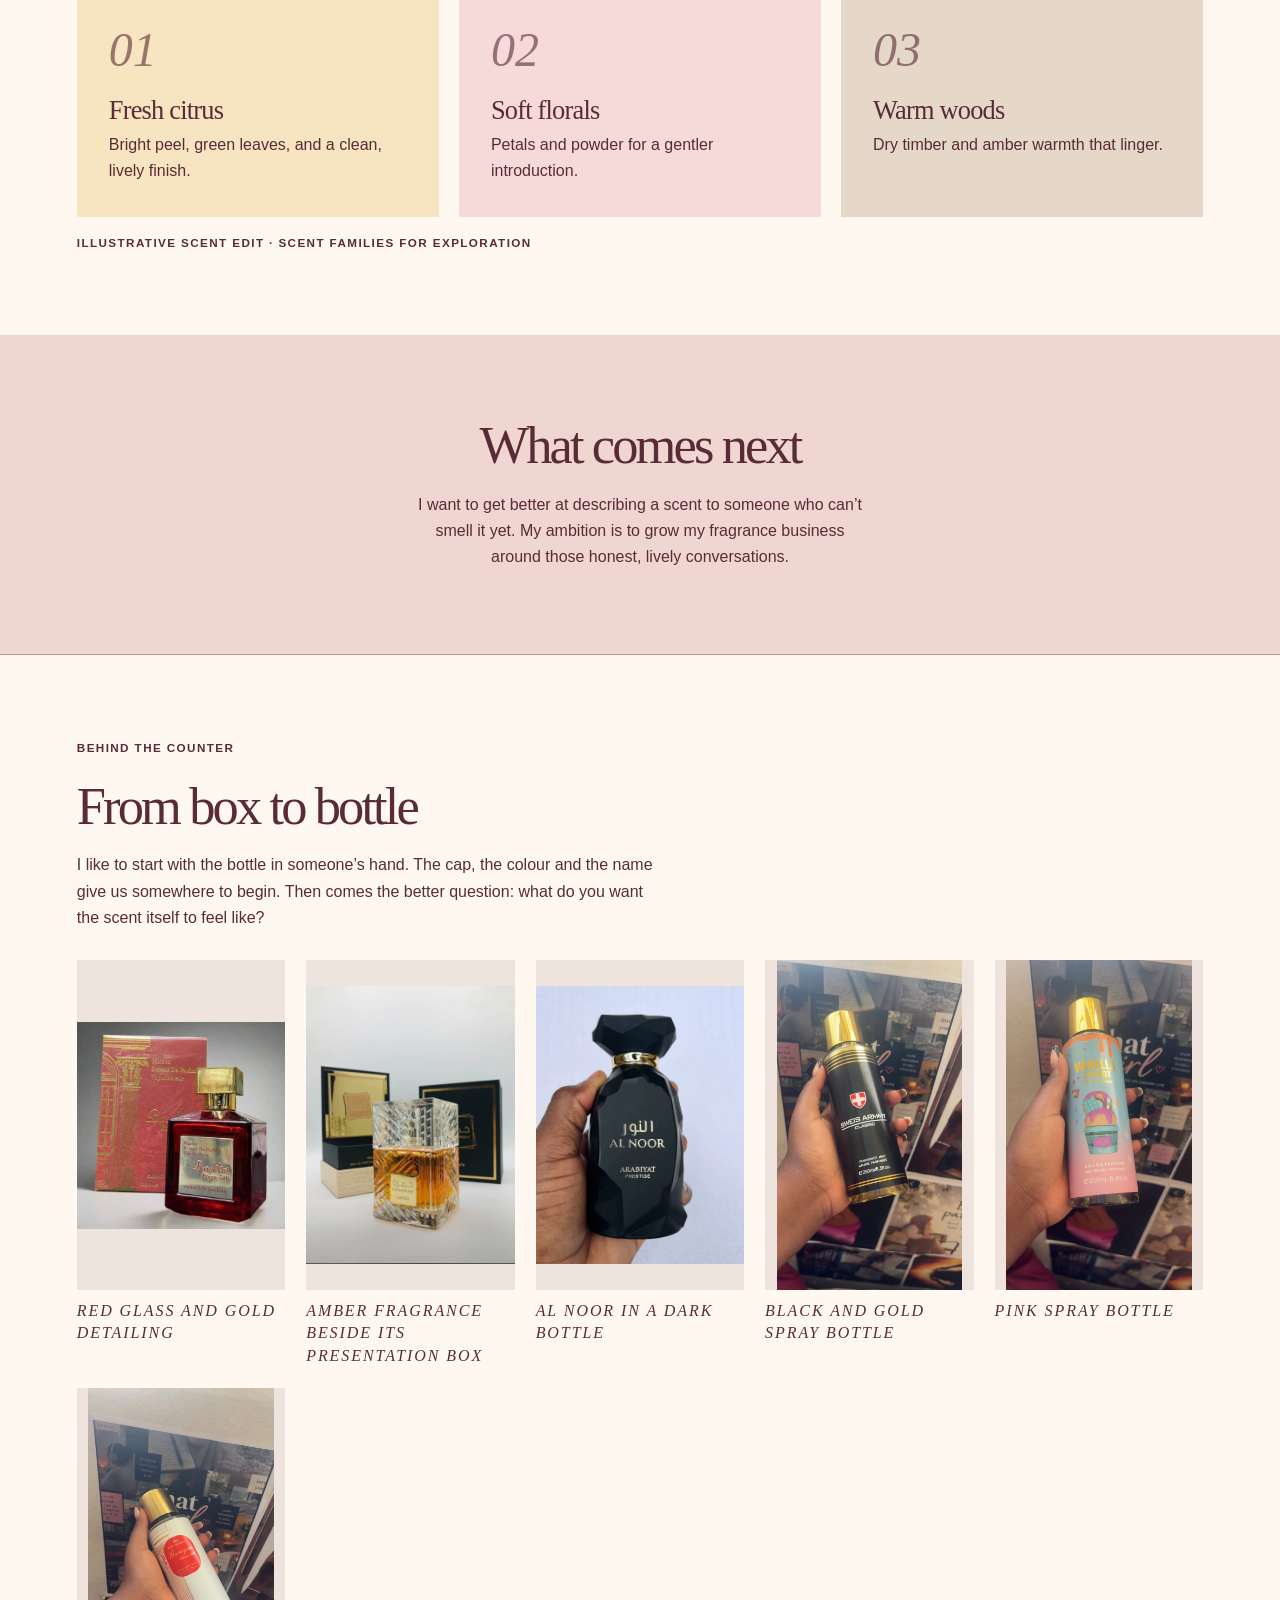
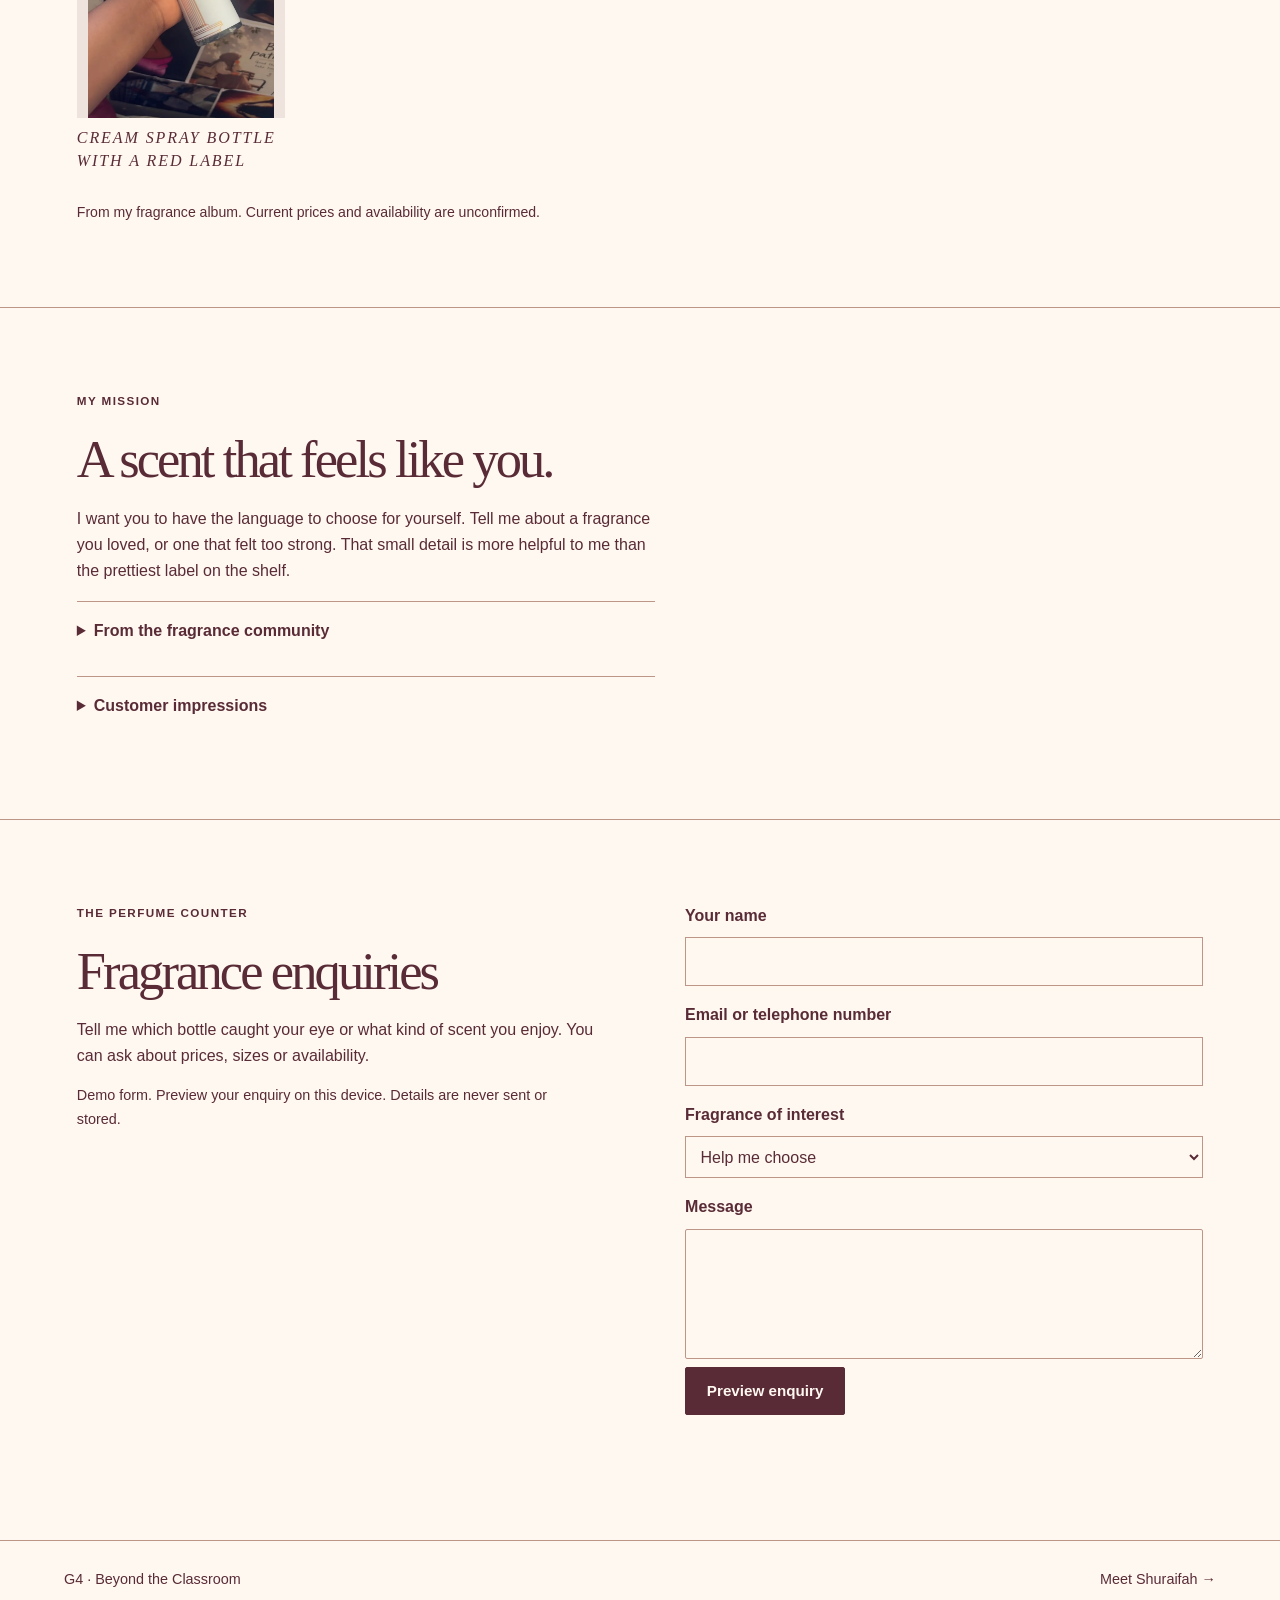
<file: sumayiya.html>
<!doctype html>
<html lang="en">
<head>
<meta charset="utf-8">
<meta name="viewport" content="width=device-width, initial-scale=1">
<title>Sumaiya · Fragrance Journal | Group 4</title>
<meta name="description" content="Explore Sumaiya’s perfume and cologne business, favourite scent families, and expressive fragrance journal.">
<link rel="stylesheet" href="css/profiles.css">
<script defer src="js/enquiry.js">
</script>
<link rel="stylesheet" href="css/refinements.css">
</head>
<body class="sumayiya">
<a class="skip" href="#main">Skip to content</a>
<nav aria-label="Group navigation">
<a class="home" href="index.html">
<b>G4</b> Home</a>
<div>
<a aria-current="page" href="sumayiya.html">Sumaiya</a>
<a href="shuraifah.html">Shuraifah</a>
<a href="ian.html">Ian</a>
<a href="martin.html">Martin</a>
</div>
</nav>
<main id="main">
<header class="perfume mast">
<div class="hero-copy">
<span class="eyebrow">Sumaiya’s fragrance journal</span>
<h1>In good<br>
<em>scents.</em>
</h1>
<p>Welcome to my world. Pull up a chair, try a little perfume, and tell me what you think. I’ll definitely tell you what I think.</p>
<a class="jump" href="#collection">Explore my scent edit ↓</a>
</div>
<figure>
<img class="art" src="images/photos/sumaiya-12.webp" alt="Editorial still life of a perfume bottle" width="640" height="720">
<figcaption>Fragrance study · illustration</figcaption>
</figure>
</header>
<div class="identity"><a href="images/photos/sumaiya-12.webp" aria-label="Open portrait of NYANGOMA SUMAIYA"><img src="images/photos/sumaiya-12.webp" alt="NYANGOMA SUMAIYA"></a><div><strong>NYANGOMA SUMAIYA</strong><small>Registration Number: 25/U/04046/EVE</small></div></div>
<section class="story">
<span class="eyebrow">Behind the bottle</span>
<h2>I wear my mood.</h2>
<div>
<p>I’m Sumaiya. If a room goes quiet, I usually have a question, a joke, or a very strong opinion ready. I like being seen, and I love it when an unexpected conversation gives me a new way to see someone else.</p>
<p>Perfume gives that expressive side of me another language. A bright opening feels like the first hello. The quieter notes that stay on my sleeve feel a little more personal.</p>
</div>
</section>
<section id="collection" class="collection">
<span class="eyebrow">My perfume &amp; cologne business</span>
<h2>The scent edit</h2>
<p>I sell perfumes and colognes. When someone asks what to try, I like to start with how they want to feel. These scent families are a starting point for that conversation.</p>
<div class="tiles scents">
<article>
<span aria-hidden="true">01</span>
<h3>Fresh citrus</h3>
<p>Bright peel, green leaves, and a clean, lively finish.</p>
</article>
<article>
<span aria-hidden="true">02</span>
<h3>Soft florals</h3>
<p>Petals and powder for a gentler introduction.</p>
</article>
<article>
<span aria-hidden="true">03</span>
<h3>Warm woods</h3>
<p>Dry timber and amber warmth that linger.</p>
</article>
</div>
<small>Illustrative scent edit · scent families for exploration</small>
</section>
<section class="closing">
<h2>What comes next</h2>
<p>I want to get better at describing a scent to someone who can’t smell it yet. My ambition is to grow my fragrance business around those honest, lively conversations.</p>
</section>
<section class="fieldnotes"><span class="eyebrow">Behind the counter</span>
<h2>From box to bottle</h2><p>I like to start with the bottle in someone’s hand. The cap, the colour and the name give us somewhere to begin. Then comes the better question: what do you want the scent itself to feel like?</p><div class="photo-grid">
<figure><a href="images/photos/sumaiya-6.webp" aria-label="View full photograph: Red glass and gold detailing"><img loading="lazy" src="images/photos/sumaiya-6.webp" alt="Red glass and gold detailing"></a>
<figcaption>Red glass and gold detailing</figcaption>
</figure>
<figure><a href="images/photos/sumaiya-7.webp" aria-label="View full photograph: Amber fragrance beside its presentation box"><img loading="lazy" src="images/photos/sumaiya-7.webp" alt="Amber fragrance beside its presentation box"></a>
<figcaption>Amber fragrance beside its presentation box</figcaption>
</figure>
<figure><a href="images/photos/sumaiya-8.webp" aria-label="View full photograph: Al Noor in a dark bottle"><img loading="lazy" src="images/photos/sumaiya-8.webp" alt="Al Noor in a dark bottle"></a>
<figcaption>Al Noor in a dark bottle</figcaption>
</figure>
<figure><a href="images/photos/sumaiya-9.webp" aria-label="View full photograph: Black and gold spray bottle"><img loading="lazy" src="images/photos/sumaiya-9.webp" alt="Black and gold spray bottle"></a>
<figcaption>Black and gold spray bottle</figcaption>
</figure>
<figure><a href="images/photos/sumaiya-10.webp" aria-label="View full photograph: Pink spray bottle"><img loading="lazy" src="images/photos/sumaiya-10.webp" alt="Pink spray bottle"></a>
<figcaption>Pink spray bottle</figcaption>
</figure>
<figure><a href="images/photos/sumaiya-11.webp" aria-label="View full photograph: Cream spray bottle with a red label"><img loading="lazy" src="images/photos/sumaiya-11.webp" alt="Cream spray bottle with a red label"></a>
<figcaption>Cream spray bottle with a red label</figcaption>
</figure></div><p class="caption-note">From my fragrance album. Current prices and availability are unconfirmed.</p>
</section>
<section class="fieldnotes"><span class="eyebrow">My mission</span>
<h2>A scent that feels like you.</h2><p>I want you to have the language to choose for yourself. Tell me about a fragrance you loved, or one that felt too strong. That small detail is more helpful to me than the prettiest label on the shelf.</p>
<details class="journal-note">
<summary>From the fragrance community</summary><p>Customer fragrance photographs and wear notes will appear here with permission. There are no published contributions yet.</p>
</details>
<details class="journal-note">
<summary>Customer impressions</summary><p>This space is reserved for genuine customer feedback about choosing and wearing a fragrance.</p>
</details>
</section>
<section class="enquiry" id="enquiries"><div><span class="eyebrow">The perfume counter</span>
<h2>Fragrance enquiries</h2><p>Tell me which bottle caught your eye or what kind of scent you enjoy. You can ask about prices, sizes or availability.</p><p class="contact-note">Demo form. Preview your enquiry on this device. Details are never sent or stored.</p></div>
<form id="fragrance-form">
<label for="visitor">Your name</label>
<input id="visitor" required maxlength="100">
<label for="reply">Email or telephone number</label>
<input id="reply" required maxlength="150">
<label for="product">Fragrance of interest</label>
<select id="product"><option>Help me choose</option><option>Perfume</option><option>Cologne</option><option>Fragrance spray</option>
</select>
<label for="message">Message</label>
<textarea id="message" required maxlength="3000" rows="4">
</textarea>
<button type="submit" disabled>Preview enquiry</button><noscript>Enable JavaScript to preview this demo.</noscript>
<output id="preview" aria-live="polite">
</output>
</form>
</section>
</main>
<footer>
<a href="index.html">G4 · Beyond the Classroom</a>
<a href="shuraifah.html">Meet Shuraifah →</a>
</footer>
</body>
</html>
</file>
<file: css/collective.css>
* {
  box-sizing:border-box
}

html {
  scroll-behavior:smooth
}

body {
  margin:0;
  background:#f7f4e9;
  color:#21271e;
  font:16px/1.55 "Trebuchet MS",Arial,sans-serif
}

a {
  color:inherit;
  text-decoration:none
}

a:focus-visible {
  outline:3px solid #2853e1;
  outline-offset:5px
}

.skip {
  position:absolute;
  left:1rem;
  top:-8rem;
  background:white;
  padding:1rem;
  z-index:10
}

.skip:focus {
  top:1rem
}

header,footer {
  display:flex;
  align-items:center;
  justify-content:space-between;
  gap:20px;
  padding:18px 6vw;
  border-bottom:1px solid #c7c7b9
}

.brand {
  display:inline-flex;
  align-items:center;
  gap:12px;
  font: bold 19px Georgia,serif
}

.brand b {
  display:grid;
  place-items:center;
  background:#203cb7;
  color:#fff;
  border-radius:50%;
  width:44px;
  height:44px;
  letter-spacing:-3px;
  padding-right:3px;
  font:italic bold 22px Georgia
}

nav {
  display:flex;
  gap:24px;
  flex-wrap:wrap;
  font-size:14px
}

nav a:hover,article a:hover {
  text-decoration:underline
}

.cover {
  display:grid;
  grid-template-columns:.94fr 1.06fr;
  align-items:center;
  gap:4vw;
  padding:58px 6vw 62px;
  border-bottom:1px solid #bbbeac;
  background:radial-gradient(ellipse at 82% 48%,#e8e2ce,transparent 49%)
}

.kicker,.label,.print span {
  font:700 11px/1.3 "Courier New",monospace;
  letter-spacing:.13em;
  text-transform:uppercase
}

.kicker {
  display:flex;
  align-items:center;
  gap:10px;
  color:#3145a6
}

.kicker span {
  width:24px;
  border-top:2px solid
}

.intro h1 {
  font:normal clamp(46px,6.2vw,106px)/.98 Georgia,serif;
  letter-spacing:-.075em;
  margin:27px 0
}

.intro h1 em {
  color:#283fae;
  font-size:1.3em
}

.standfirst {
  font:clamp(18px,1.65vw,27px)/1.42 Georgia,serif
}

.cta {
  display:inline-flex;
  gap:26px;
  align-items:center;
  background:#263da4;
  color:white;
  padding:12px 18px;
  margin-top:10px;
  font-size:14px
}

.cta:hover {
  background:#172a83
}

.artboard {
  display:grid;
  grid-template-columns:1fr 1fr;
  gap:10px;
  align-items:center;
  padding:6px 2%
}

.print {
  display:block;
  padding:6px 6px 0;
  background:#fffdf6;
  border:1px solid #d1cab6;
  box-shadow:1px 4px 8px #33290e18;
  transition:transform .25s
}

.print img {
  width:100%;
  aspect-ratio:1.8;
  object-fit:cover;
  display:block
}

.print span {
  display:flex;
  align-items:center;
  justify-content:space-between;
  padding:8px 3px;
  font-size:10px
}

.print i {
  font-size:15px
}

.p0 {
  transform:rotate(-5deg)
}

.p1 {
  transform:rotate(4deg) translateY(8%)
}

.p2 {
  transform:rotate(-2deg)
}

.p3 {
  transform:rotate(3deg) translateY(7%)
}

.print:hover,.print:focus-visible {
  transform:rotate(0) scale(1.025);
  z-index:1
}

#members,#philosophy {
  padding:56px 6vw
}

.heading {
  display:flex;
  align-items:end;
  justify-content:space-between;
  gap:30px;
  margin-bottom:28px
}

.heading>p {
  max-width:365px;
  margin:0
}

h2 {
  font:normal clamp(35px,4.2vw,76px)/1.08 Georgia,serif;
  letter-spacing:-.055em;
  margin:0
}

h2 span {
  color:#334bc2
}

.members {
  display:grid;
  grid-template-columns:repeat(4,1fr);
  border-top:1px solid #888b78;
  gap:28px
}

article {
  padding:22px 0;
  display:flex;
  flex-direction:column;
  align-items:start
}

article h3 {
  font:normal 32px Georgia;
  margin:20px 0 0
}

article p {
  margin:10px 0 18px
}

article a {
  margin-top:auto;
  border-bottom:1px solid;
  color:#243c9f;
  font-weight:bold;
  font-size:14px
}

.label {
  display:flex;
  align-items:center;
  gap:9px
}

.monogram {
  display:grid;
  place-items:center;
  background:#edc6c8;
  color:#673c46;
  width:32px;
  height:38px;
  border-radius:50% 50% 0 0;
  font:italic 23px Georgia
}

article:nth-child(2) .monogram {
  background:#bfd1bd;
  color:#284636
}

article:nth-child(3) .monogram {
  background:#bbcaf6;
  color:#283a79
}

article:nth-child(4) .monogram {
  background:#ebc594;
  color:#50392a
}

#philosophy {
  background:#243b87;
  color:white;
  display:grid;
  grid-template-columns:1fr 2fr;
  gap:25px
}

#philosophy .kicker {
  color:#e7ddbe;
  align-self:start
}

#philosophy p {
  max-width:670px
}

footer {
  border:0;
  padding-block:28px
}

@media(max-width:850px) {
  .members {
  grid-template-columns:1fr 1fr
}

.heading {
  display:block
}

.heading>p {
  margin-top:15px
}

.cover {
  gap:2vw;
  padding-inline:5vw
}


}

@media(max-width:650px) {
  header,footer {
  align-items:flex-start;
  flex-wrap:wrap
}

.brand {
  font-size:17px
}

header nav {
  gap:14px;
  font-size:13px
}

header {
  align-items:center
}

.cover {
  grid-template-columns:1fr;
  padding:30px 6vw 42px;
  gap:25px
}

.intro h1 {
  font-size:clamp(48px,12vw,75px);
  margin:18px 0
}

.artboard {
  max-width:500px
}

.members {
  gap:15px
}

.label {
  letter-spacing:.04em
}

#philosophy {
  grid-template-columns:1fr
}

#members,#philosophy {
  padding-block:36px
}


}

@media(max-width:420px) {
  .members {
  grid-template-columns:1fr
}

article {
  border-bottom:1px solid #c7c7b9
}


}

@media(prefers-reduced-motion:reduce) {
  html {
  scroll-behavior:auto
}

.print {
  transition:none
}


}
</file>
<file: css/refinements.css>
.identity{display:flex;align-items:center;gap:1.2rem;padding:1.4rem 6%;border-block:1px solid var(--line);background:var(--paper);color:var(--ink)}
.identity img{width:5rem;height:6rem;object-fit:cover;object-position:50% 30%;display:block}
.identity strong,.identity small,.members .registration{display:block}
.identity strong{font:600 clamp(1rem,2vw,1.6rem) Georgia,serif}
.identity small,.registration,.caption-note{font-size:.88rem}
.members .member-photo{width:100%;height:clamp(170px,19vw,320px);object-fit:cover;object-position:center 30%;margin-bottom:1rem}
.members h3{font-size:clamp(1.35rem,2vw,2rem)}
.members .registration{margin:.35rem 0 0}
.fieldnotes{border-top:1px solid var(--line)}
.fieldnotes h2{margin-top:.6rem}
.fieldnotes .photo-grid{display:grid;grid-template-columns:repeat(auto-fit,minmax(min(100%,190px),1fr));gap:1.3rem;margin:1.8rem 0}
.fieldnotes figure{max-width:34rem;margin:1.4rem 0}
.photo-grid figure{margin:0}
.fieldnotes img{display:block;width:100%;height:clamp(220px,29vw,330px);object-fit:contain;background:color-mix(in srgb,var(--paper) 90%,var(--ink))}
.fieldnotes figcaption{margin-top:.6rem;font:italic 1rem/1.4 Georgia,serif}
.journal-note,.study{border-top:1px solid var(--line);padding:1rem 0;margin-top:1rem;max-width:65ch}
.journal-note summary{font-weight:650;cursor:pointer}
.journal-note p,.study p{margin-top:.75rem}
.ian .fieldnotes:nth-last-child(2){border-left:1rem solid #254bcc}
.shuraifah .study{border-left:3px double var(--line);padding-left:1.5rem}
.martin .fieldnotes .photo-grid{max-width:58rem}
.enquiry input,.enquiry select{width:100%;font:inherit;padding:.65rem;color:var(--ink);background:var(--paper);border:1px solid var(--line)}
.enquiry label:not(:first-child){margin-top:1rem}
.enquiry output{display:block;white-space:pre-line;overflow-wrap:anywhere;margin-top:1rem}
.ian .sketches .crop{object-fit:contain;object-position:center;filter:none;background:#dedcd3}
@media(max-width:600px){.members .member-photo{height:240px}.identity img{width:4rem;height:5rem}}
</file>
<file: css/profiles.css>
/* Shared navigation, spacing and form behaviour. */
:root{scroll-behavior:smooth}
*{box-sizing:border-box}
body{margin:0;color:var(--ink);background:var(--paper);font:1rem/1.65 "Segoe UI",Arial,sans-serif}
h1,h2,h3,p,figure{margin:0}
h1,h2,h3{font-family:Georgia,serif;line-height:1.06;font-weight:400;text-wrap:balance}
h1{font-size:clamp(4.15rem,8.5vw,9.2rem);letter-spacing:-.065em}
h2{font-size:clamp(2.25rem,4.1vw,4.8rem);letter-spacing:-.055em;margin-bottom:1.1rem}
h3{font-size:1.65rem;letter-spacing:-.03em}
p{max-width:65ch}
p+p{margin-top:1em}
a{color:inherit;text-decoration-thickness:1px;text-underline-offset:.3em}
a:hover{text-decoration:underline}
a:focus-visible,button:focus-visible,summary:focus-visible,textarea:focus-visible{outline:3px solid currentColor;outline-offset:4px}
nav,footer{display:flex;align-items:center;justify-content:space-between;gap:1rem;padding:1.15rem max(5%,calc((100vw - 1440px)/2));border-bottom:1px solid var(--line);font-size:.9rem}
nav a,footer a{text-decoration:none}
nav div{display:flex;flex-wrap:wrap;gap:clamp(.8rem,2.7vw,2.8rem)}
nav [aria-current]{font-weight:700;text-decoration:underline}
.home{white-space:nowrap}.home b{display:inline-grid;place-items:center;letter-spacing:-.09em;font:900 1.05rem/1 Arial,sans-serif;background:var(--ink);color:var(--paper);height:2.1rem;width:2.1rem;border-radius:50%;margin-right:.45rem}
.skip{position:absolute;left:1rem;top:-6rem;background:white;color:black;padding:.5rem;z-index:10}.skip:focus{top:1rem}
main{max-width:1600px;margin:auto}
section,.mast{padding:clamp(3rem,6.5vw,7rem) 6%}
.eyebrow,figcaption,small{font-family:"Segoe UI",Arial,sans-serif;font-size:.73rem;letter-spacing:.12em;font-weight:650;text-transform:uppercase}
.eyebrow{display:block;margin-bottom:1.35rem}
.hero-copy>p{max-width:39ch;margin:1.5rem 0;font-size:1.09rem}
.jump{display:inline-block;font-weight:650;padding:.5rem 0}
.art{width:100%;height:auto;display:block}
figcaption{margin-top:.55rem}
.story,.kitchen-story,.studio-notes{display:grid;grid-template-columns:1fr 1.3fr;gap:1rem 7%}
.story .eyebrow,.kitchen-story .eyebrow{grid-column:1/-1}
.collection>p,.fashion-edit>p,.menu>p,.gallery>p{margin-bottom:2rem}
.tiles,.sketches{display:grid;grid-template-columns:repeat(3,minmax(0,1fr));gap:1.25rem}
.tiles p,.courses p,.swatches p{margin-top:.5rem}
.enquiry{display:grid;grid-template-columns:1fr 1fr;gap:2.5rem 8%;border-top:1px solid var(--line)}
.contact-note{font-size:.9rem}.enquiry label{display:block;font-weight:650;margin-bottom:.5rem}
textarea{width:100%;resize:vertical;font:inherit;border:1px solid var(--line);border-radius:2px;padding:.7rem;background:var(--paper);color:var(--ink)}
button{font:600 .95rem "Segoe UI",Arial,sans-serif;padding:.9rem 1.3rem;border:1px solid var(--ink);border-radius:2px;background:var(--ink);color:var(--paper);cursor:pointer}
button:hover{filter:brightness(1.16)}.status{margin-top:.7rem;font-size:.9rem}
footer{border-top:1px solid var(--line);border-bottom:0;padding-block:1.65rem}
/* Fragrance boutique */
.sumayiya{--paper:#fff8f0;--ink:#592b36;--line:#be9688}
.sumayiya nav{background:#fff1e9}.sumayiya nav [aria-current]{color:#85364c}
.perfume{background:radial-gradient(ellipse at 80% 30%,#f7c8bb 0,transparent 52%),linear-gradient(125deg,#fff9ee,#f3d8cf);display:grid;grid-template-columns:1fr 1fr;align-items:center;gap:5%;padding-block:4%}
.perfume h1 em{color:#94475c}
.perfume figure{max-width:35rem;margin-inline:auto;text-align:center}
.perfume .art{aspect-ratio:1/1;object-fit:cover;border-radius:48% 48% 1rem 1rem;border:1px solid #b68174;box-shadow:0 12px 40px #854a4918}
.sumayiya .story{border-bottom:1px solid var(--line)}
.scents article{position:relative;overflow:hidden;padding:2rem;background:#f7e4c0;border-top:3px solid #ae8050}
.scents article:nth-child(2){background:#f6dada;border-color:#b77680}.scents article:nth-child(3){background:#e6d8c8;border-color:#926950}
.scents article>span{font:italic 3rem Georgia,serif;display:block;opacity:.6;margin-bottom:1.2rem}
.collection small,.fashion-edit small,.menu>small{display:block;margin-top:1rem}
.closing{text-align:center;background:#efd6d0}.closing p{margin:auto;max-width:52ch}
/* Fashion journal */
.shuraifah{--paper:#fbf7ec;--ink:#1c4537;--line:#a89b7f}
.shuraifah nav{background:#173f33;color:#fff8e9}
.shuraifah .home b{background:#eee5cc;color:#173f33}
.fashion{padding-top:1.3rem;border-bottom:1px solid var(--line)}
.atelier-label{text-align:center;letter-spacing:.32em;font:500 clamp(2.2rem,6vw,6rem)/1.2 Georgia,serif;letter-spacing:.18em;border-bottom:1px solid var(--line);padding-bottom:1.5rem}
.atelier-label span{display:block;font:600 .67rem/2 Arial,sans-serif;text-transform:uppercase;letter-spacing:.28em}
.fashion-grid{display:grid;grid-template-columns:1.05fr 1fr;gap:9%;align-items:center;padding-top:3rem}
.fashion figure{padding:1.1rem;border:1px solid var(--line);position:relative}
.fashion figure:before{content:"";position:absolute;width:1.6rem;height:1.6rem;top:-.85rem;right:2rem;transform:rotate(45deg);border:3px double #86784e;background:var(--paper)}
.fashion .art{aspect-ratio:1/1;object-fit:cover}.fashion h1{font-size:clamp(3.5rem,6.7vw,7.5rem)}
.letter{max-width:56rem;margin:auto;padding-inline:6%;font-family:Georgia,serif;font-size:1.19rem}
.fashion-edit{background:#eae3d1}
.swatches{display:grid;gap:1rem}
.swatches article{display:flex;gap:2rem;align-items:center;border-top:1px solid var(--line);padding-top:1rem}
.swatch{flex:none;width:5rem;height:5rem;background:repeating-linear-gradient(130deg,#294e40 0,#365c4a 2px,#294e40 4px)}
.s1{background:repeating-linear-gradient(12deg,#ac9780 0,#baa68d 2px,#ac9780 5px)}.s2{background:repeating-linear-gradient(60deg,#694e40 0,#886b58 2px,#694e40 4px)}
/* Artist's sketchbook */
.ian{--paper:#f4f3eb;--ink:#181818;--line:#716e65}
.ian nav{border-bottom:3px solid;align-items:stretch}.ian nav div{gap:0}.ian nav div a{padding:.3rem .8rem;border-left:1px solid}
.ian nav [aria-current]{background:#1926b8;color:white}
.ian h1,.ian h2,.ian h3{font-family:"Arial Black",Arial,sans-serif;font-weight:900}
.studio{background:repeating-linear-gradient(0deg,transparent 0 23px,#b6b4ab40 24px),#f4f3eb;display:grid;grid-template-columns:1fr 1fr;align-items:center;gap:5%}
.studio h1{text-transform:uppercase;line-height:.82}.studio h1 em{color:#202dc4;font-style:normal}
.studio figure{transform:rotate(2deg);padding:.65rem;background:white;border:1px solid;box-shadow:.55rem .55rem 0 #242424}
.studio .art{aspect-ratio:1/1;object-fit:cover}
.studio .jump{background:#202dc4;color:white;padding:.55rem 1rem;text-decoration:none}
.studio-notes{border-block:2px solid}
.gallery{background:#242424;color:white}.sketches details{align-self:start;border:1px solid #a4a4a4;background:#f5f3e9;color:#181818}
.sketches summary{cursor:pointer;list-style:none;overflow:hidden}.sketches summary::-webkit-details-marker{display:none}
.crop{display:block;width:100%;height:clamp(8rem,18vw,19rem);object-fit:cover}
.c0{object-position:center 25%;filter:grayscale(1) contrast(1.25)}.c1{object-position:60% center;transform:scaleX(-1)}.c2{object-position:center 80%;filter:grayscale(1) contrast(2)}
.sketches summary span{display:flex;justify-content:space-between;border-top:1px solid;padding:.75rem;font-weight:750}.sketches details p{padding:0 .75rem 1rem}
.sketches details[open] b{transform:rotate(45deg)}
/* Culinary journal */
.martin{--paper:#fbf4e3;--ink:#451c25;--line:#ad8977}
.martin nav{background:#35151e;color:#fff5dc;border:0}.martin .home b{background:#fff5dc;color:#35151e}
.kitchen{text-align:center;background:#35151e;color:#fff5dc;padding-top:2.25rem}
.kitchen .eyebrow{color:#e1b78c;margin-bottom:1rem}
.kitchen h1{font-size:clamp(4.4rem,9.2vw,10rem);margin-bottom:2rem}
.kitchen figure{position:relative;max-width:60rem;margin:auto;border-block:1px solid #b68666;padding:.65rem 0}
.kitchen .art{width:100%;height:clamp(15rem,35vw,31rem);object-fit:contain;background:#251b19}
.kitchen-intro{max-width:50rem;margin:2.5rem auto 0}.kitchen-intro h2{font-size:2.1rem}.kitchen-intro p{margin:auto}
.menu{background:#eee1c8;border-block:1px solid var(--line)}
.courses{display:grid;grid-template-columns:repeat(3,minmax(0,1fr));gap:2rem}
.courses article{border-top:1px solid var(--line);padding:1rem 0}
.plate{display:block;width:6.4rem;height:6.4rem;margin:0 0 1rem;border-radius:50%;border:6px double #ab9473;box-shadow:0 4px 10px #442a2119}
.plate0{background:radial-gradient(ellipse at 45% 41%,#993d24 0 11%,transparent 12%),radial-gradient(ellipse at 63% 47%,#738444 0 14%,transparent 15%),radial-gradient(ellipse at 41% 61%,#556638 0 15%,transparent 16%),#fff8e5}
.plate1{background:radial-gradient(ellipse at 52% 50%,#af4a2b 0 13%,transparent 14%),radial-gradient(ellipse at 42% 40%,#677043 0 10%,transparent 11%),radial-gradient(ellipse at center,#d0ac68 0 42%,#fff8e5 44%)}
.plate2{background:radial-gradient(ellipse at 39% 49%,#d28b34 0 16%,transparent 17%),radial-gradient(ellipse at 57% 59%,#ac5552 0 14%,transparent 15%),radial-gradient(ellipse at 58% 40%,#899752 0 14%,transparent 15%),#fff8e5}
.martin footer{background:#35151e;color:#fff5dc}
@media(max-width:720px){
 nav{flex-wrap:wrap}.ian nav div a{padding:.25rem .45rem}
 .perfume,.fashion-grid,.studio,.enquiry,.story,.kitchen-story,.studio-notes{grid-template-columns:1fr}
 .perfume figure,.studio figure{width:min(100%,30rem);margin:2rem auto 0}
 .fashion-grid{gap:2rem}.fashion-grid figure{width:min(100%,28rem);margin:auto}
 .tiles,.sketches,.courses{grid-template-columns:1fr}
 .crop{height:13rem}.courses article{display:flex;align-items:center;gap:1.25rem}.plate{flex:none;margin:0}
 .enquiry{gap:1.4rem}.enquiry h2{max-width:16ch}
}
@media(max-width:380px){nav{display:grid}.courses article{align-items:flex-start}.plate{width:4rem;height:4rem}}
@media(prefers-reduced-motion:reduce){:root{scroll-behavior:auto}}
@media(prefers-reduced-motion:no-preference){.perfume .art,.studio figure,.swatch{transition:transform .3s ease}.perfume .art:hover{transform:translateY(-3px)}.studio figure:hover{transform:rotate(0)}.swatches article:hover .swatch{transform:scale(.95)}.plate{transition:transform .3s}.courses article:hover .plate{transform:rotate(8deg)}}
</file>
